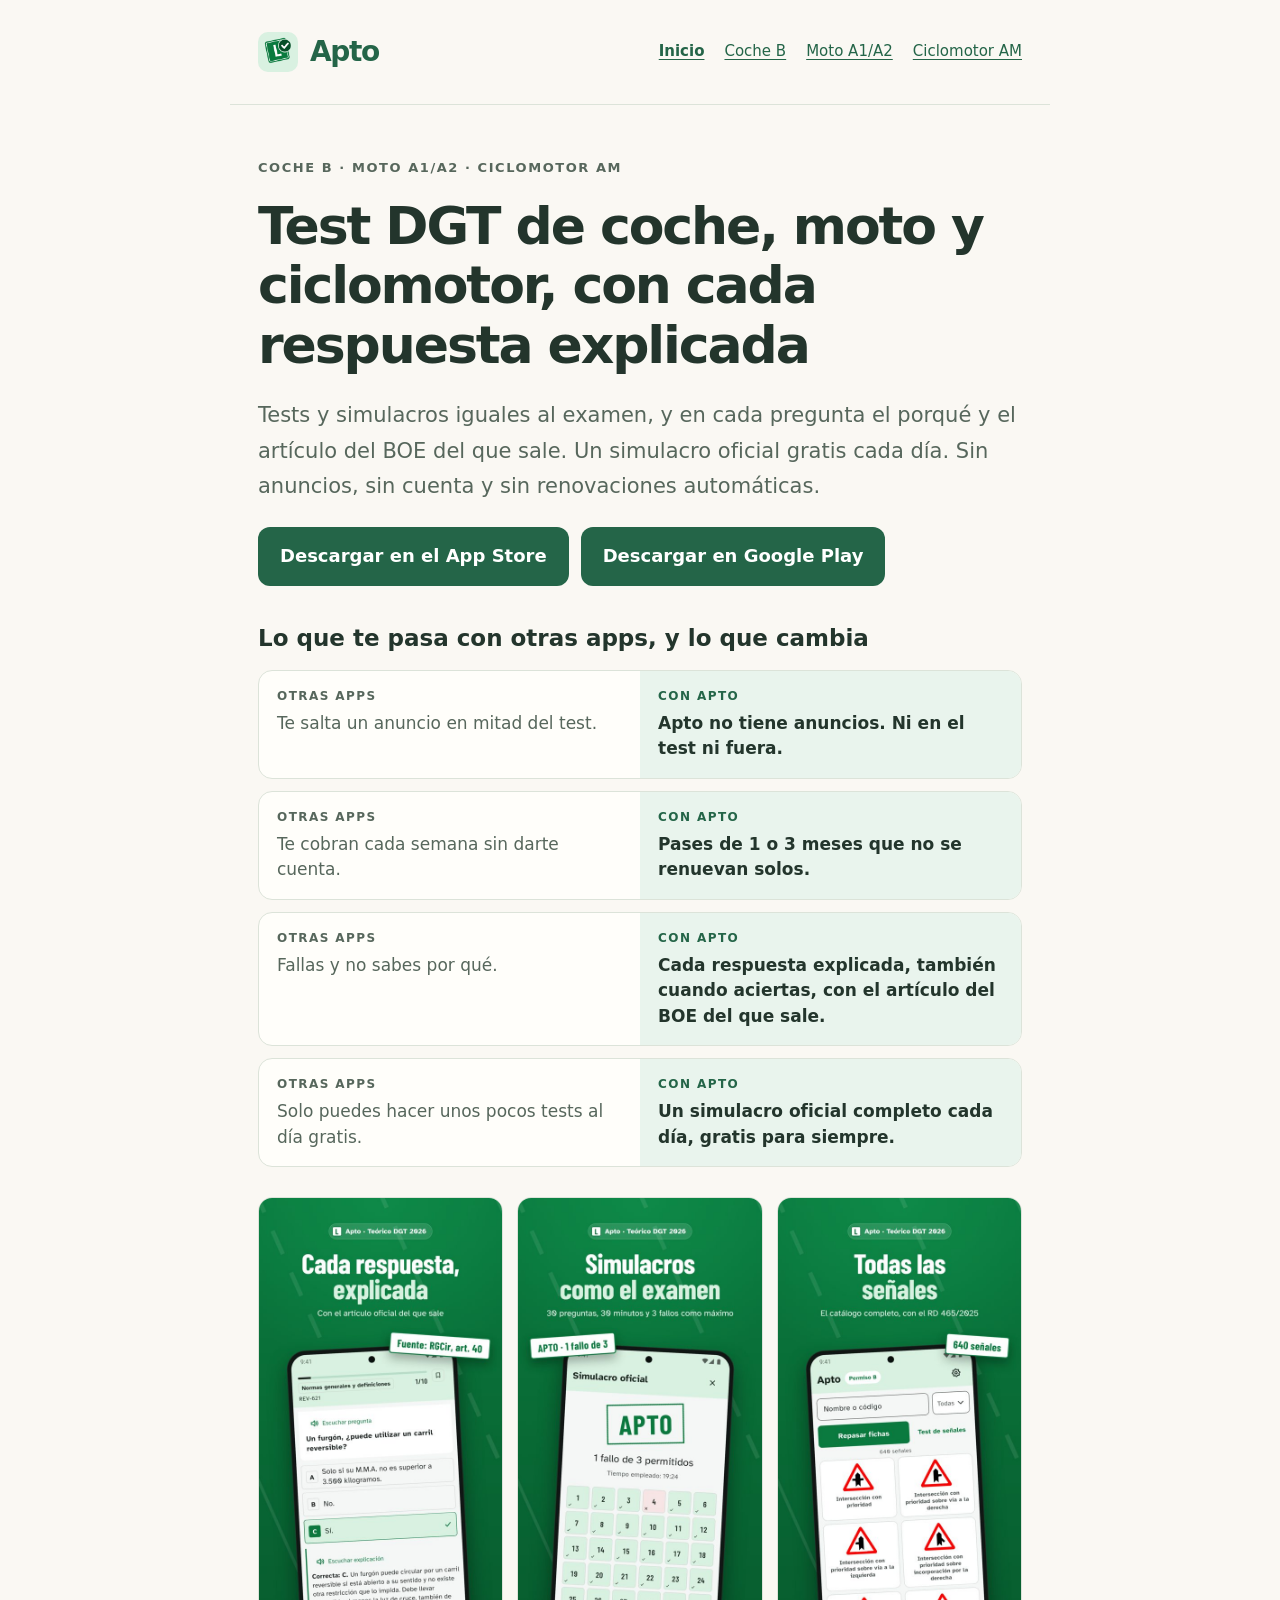
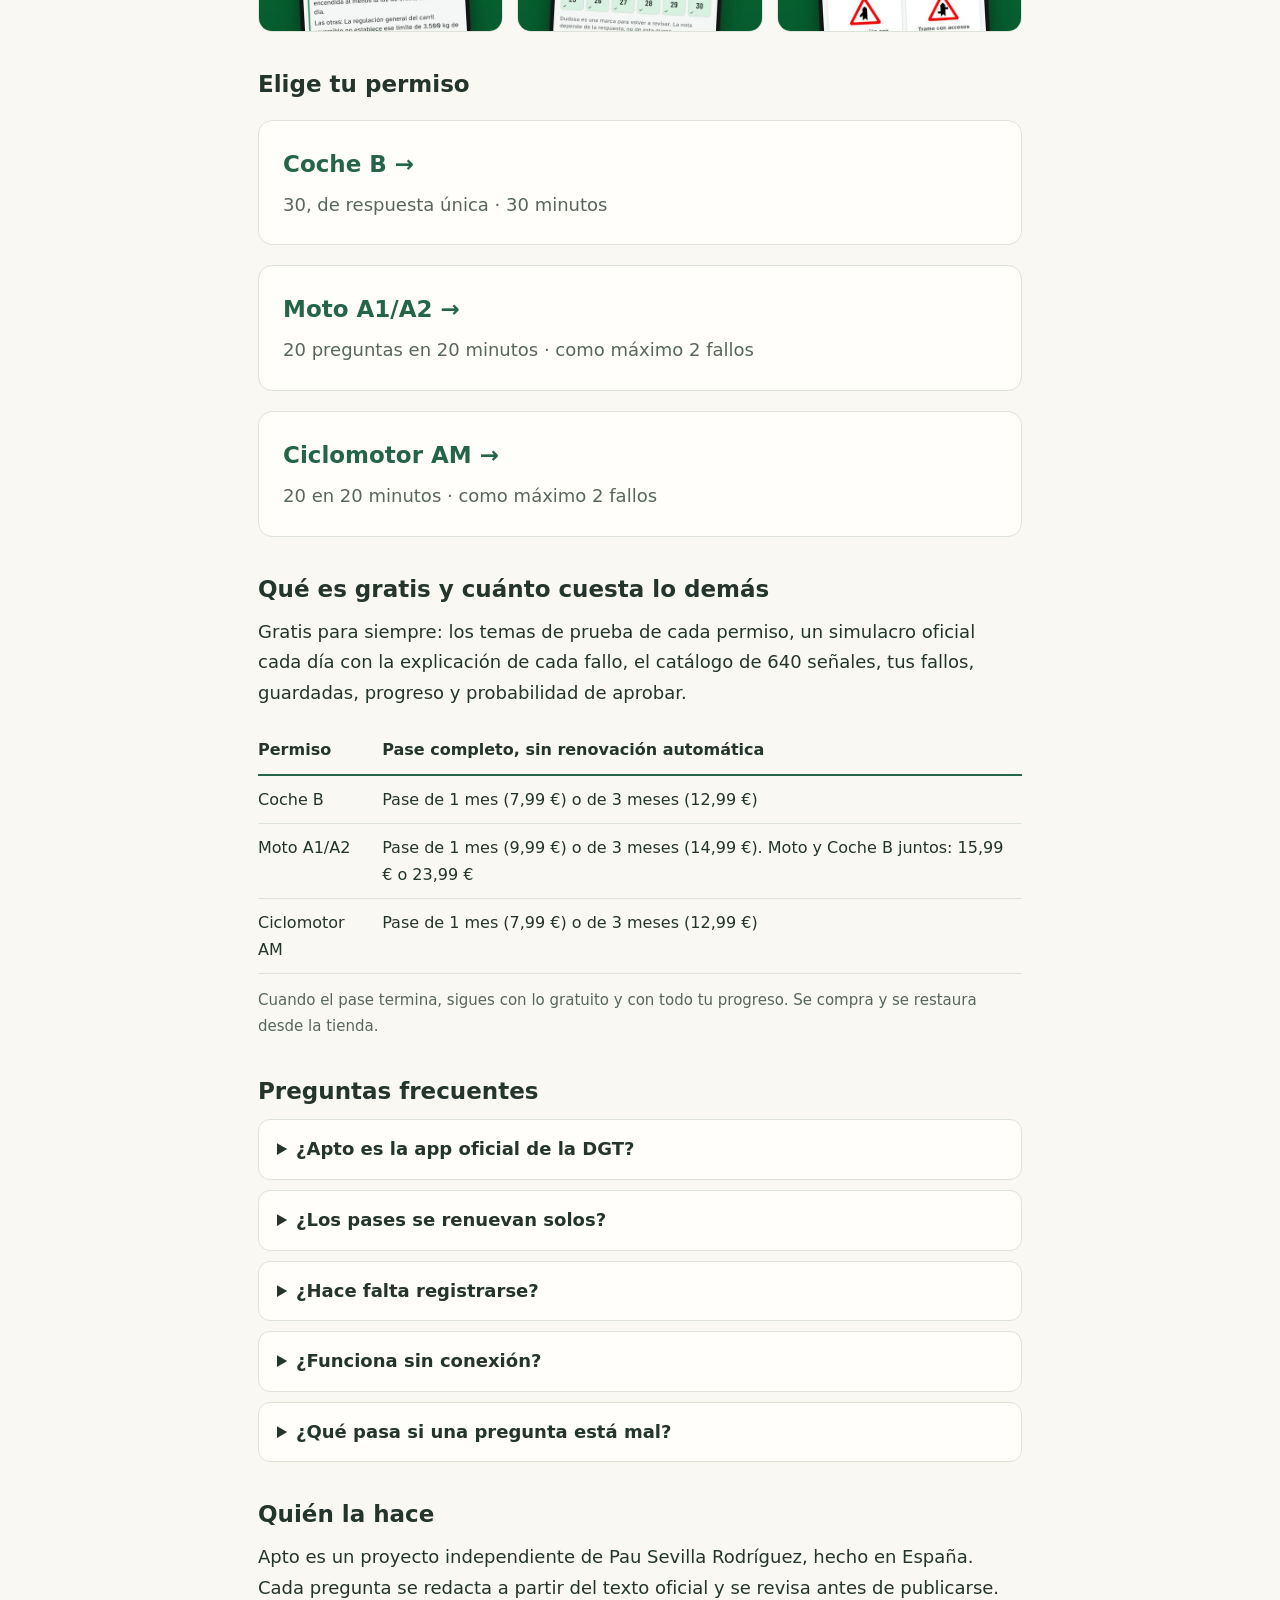
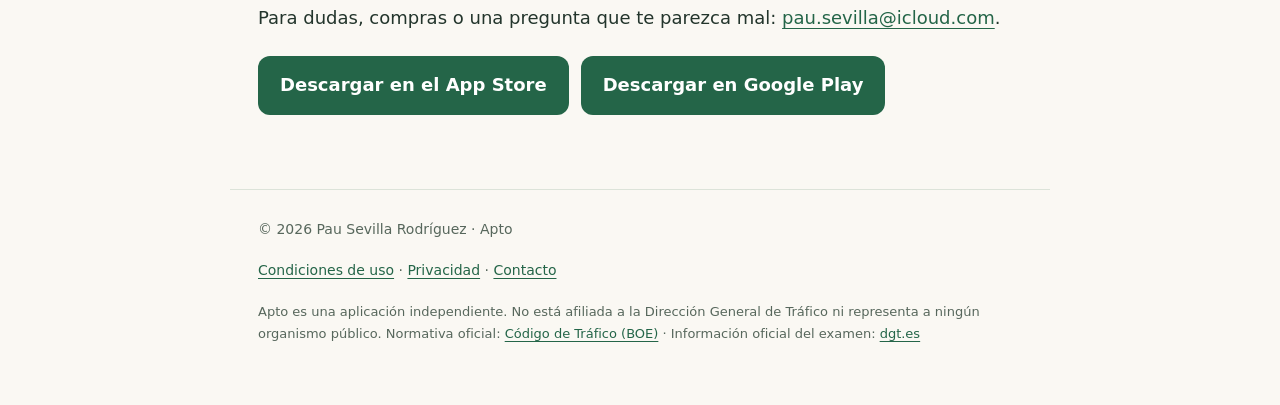
<file: index.html>
<!doctype html>
<html lang="es">
<head>
  <meta charset="utf-8">
  <meta name="viewport" content="width=device-width, initial-scale=1">
  <meta name="description" content="Test del examen teórico de la DGT (Coche B · Moto A1/A2 · Ciclomotor AM) con cada pregunta explicada y su artículo del BOE. Un simulacro oficial gratis cada día. Sin anuncios, sin cuenta y sin renovación automática.">
  <title>Apto: Test DGT de coche, moto y ciclomotor 2026, con cada respuesta explicada</title>
  <link rel="canonical" href="https://pausiete7.github.io/apto-legal/">
  <meta property="og:type" content="website">
  <meta property="og:site_name" content="Apto">
  <meta property="og:locale" content="es_ES">
  <meta property="og:title" content="Apto: Test DGT de coche, moto y ciclomotor 2026, con cada respuesta explicada">
  <meta property="og:description" content="Test del examen teórico de la DGT (Coche B · Moto A1/A2 · Ciclomotor AM) con cada pregunta explicada y su artículo del BOE. Un simulacro oficial gratis cada día. Sin anuncios, sin cuenta y sin renovación automática.">
  <meta property="og:url" content="https://pausiete7.github.io/apto-legal/">
  <meta property="og:image" content="https://pausiete7.github.io/apto-legal/og.png">
  <meta property="og:image:width" content="1024">
  <meta property="og:image:height" content="500">
  <meta name="twitter:card" content="summary_large_image">
  <meta name="apple-itunes-app" content="app-id=6813851821">
  <link rel="icon" href="icono.png">
  <link rel="apple-touch-icon" href="icono.png">
  <link rel="stylesheet" href="estilos.css">
  <script type="application/ld+json">{"@context": "https://schema.org", "@type": "MobileApplication", "name": "Apto: Test DGT Coche y Moto", "operatingSystem": "iOS, Android", "applicationCategory": "EducationalApplication", "inLanguage": "es", "description": "Test del examen teórico de la DGT (Coche B · Moto A1/A2 · Ciclomotor AM) con cada pregunta explicada y su artículo del BOE. Un simulacro oficial gratis cada día. Sin anuncios, sin cuenta y sin renovación automática.", "url": "https://pausiete7.github.io/apto-legal/", "image": "https://pausiete7.github.io/apto-legal/icono.png", "author": {"@type": "Person", "name": "Pau Sevilla Rodríguez"}, "offers": {"@type": "Offer", "price": "0", "priceCurrency": "EUR"}, "sameAs": ["https://apps.apple.com/es/app/id6813851821", "https://play.google.com/store/apps/details?id=es.impulsit.apto"]}</script>
  <script type="application/ld+json">{"@context": "https://schema.org", "@type": "FAQPage", "mainEntity": [{"@type": "Question", "name": "¿Apto es la app oficial de la DGT?", "acceptedAnswer": {"@type": "Answer", "text": "No. Apto es una aplicación independiente, sin relación con la Dirección General de Tráfico. Las preguntas se basan en la normativa oficial publicada en el BOE y cada una cita su fuente."}}, {"@type": "Question", "name": "¿Los pases se renuevan solos?", "acceptedAnswer": {"@type": "Answer", "text": "No. Pagas una vez un pase de 1 o 3 meses y, cuando termina, sigues con lo gratuito y con todo tu progreso. No hay suscripción semanal ni cargos sorpresa."}}, {"@type": "Question", "name": "¿Hace falta registrarse?", "acceptedAnswer": {"@type": "Answer", "text": "No. Apto no pide correo, teléfono ni DNI. Abres la app y empiezas."}}, {"@type": "Question", "name": "¿Funciona sin conexión?", "acceptedAnswer": {"@type": "Answer", "text": "Sí. Todas las preguntas, explicaciones y señales van dentro de la app; puedes estudiar en el metro o sin cobertura."}}, {"@type": "Question", "name": "¿Qué pasa si una pregunta está mal?", "acceptedAnswer": {"@type": "Answer", "text": "La reportas desde la propia pregunta. Se revisa, se corrige en el paquete del martes siguiente y en la app ves cuándo se ha corregido."}}]}</script>
</head>
<body>
  <a class="skip" href="#contenido">Ir al contenido</a>
  <header><a class="brand" href="index.html"><img src="icono.png" alt="" width="40" height="40">Apto</a><nav aria-label="Secciones"><a href="index.html" aria-current="page">Inicio</a><a href="test-dgt-permiso-b/">Coche B</a><a href="test-moto-a1-a2/">Moto A1/A2</a><a href="test-ciclomotor-am/">Ciclomotor AM</a></nav></header>
  <main id="contenido">
    <section class="hero">
      <p class="eyebrow">Coche B · Moto A1/A2 · Ciclomotor AM</p>
      <h1>Test DGT de coche, moto y ciclomotor, con cada respuesta explicada</h1>
      <p class="intro">Tests y simulacros iguales al examen, y en cada pregunta el porqué y el artículo del BOE del que sale. Un simulacro oficial gratis cada día. Sin anuncios, sin cuenta y sin renovaciones automáticas.</p>
      <p class="tiendas"><a class="tienda" href="https://apps.apple.com/es/app/id6813851821?pt=913289&amp;ct=web&amp;mt=8">Descargar en el App Store</a><a class="tienda" href="https://play.google.com/store/apps/details?id=es.impulsit.apto&amp;referrer=utm_source%3Dweb%26utm_medium%3Dweb">Descargar en Google Play</a></p>
    </section>

    <h2>Lo que te pasa con otras apps, y lo que cambia</h2>
    <div class="pares">
      <div class="par"><p class="hoy">Te salta un anuncio en mitad del test.</p><p class="con">Apto no tiene anuncios. Ni en el test ni fuera.</p></div>
      <div class="par"><p class="hoy">Te cobran cada semana sin darte cuenta.</p><p class="con">Pases de 1 o 3 meses que no se renuevan solos.</p></div>
      <div class="par"><p class="hoy">Fallas y no sabes por qué.</p><p class="con">Cada respuesta explicada, también cuando aciertas, con el artículo del BOE del que sale.</p></div>
      <div class="par"><p class="hoy">Solo puedes hacer unos pocos tests al día gratis.</p><p class="con">Un simulacro oficial completo cada día, gratis para siempre.</p></div>
    </div>

    <div class="capturas">
      <img src="captura-pregunta.jpg" alt="Pregunta explicada con el artículo del BOE del que sale" width="540" height="1170" loading="lazy">
      <img src="captura-apto.jpg" alt="Resultado APTO de un simulacro con el detalle de cada fallo" width="540" height="1170" loading="lazy">
      <img src="captura-senales.jpg" alt="Catálogo de señales con su significado" width="540" height="1170" loading="lazy">
    </div>

    <h2>Elige tu permiso</h2>
    <div class="permisos">
      <a class="card" href="test-dgt-permiso-b/"><strong>Coche B →</strong><span>30, de respuesta única · 30 minutos</span></a>
      <a class="card" href="test-moto-a1-a2/"><strong>Moto A1/A2 →</strong><span>20 preguntas en 20 minutos · como máximo 2 fallos</span></a>
      <a class="card" href="test-ciclomotor-am/"><strong>Ciclomotor AM →</strong><span>20 en 20 minutos · como máximo 2 fallos</span></a>
    </div>

    <h2>Qué es gratis y cuánto cuesta lo demás</h2>
    <p>Gratis para siempre: los temas de prueba de cada permiso, un simulacro oficial cada día con la explicación de cada fallo, el catálogo de 640 señales, tus fallos, guardadas, progreso y probabilidad de aprobar.</p>
    <table class="planes">
      <thead><tr><th>Permiso</th><th>Pase completo, sin renovación automática</th></tr></thead>
      <tbody>
        <tr><td>Coche B</td><td>Pase de 1 mes (7,99 €) o de 3 meses (12,99 €)</td></tr>
        <tr><td>Moto A1/A2</td><td>Pase de 1 mes (9,99 €) o de 3 meses (14,99 €). Moto y Coche B juntos: 15,99 € o 23,99 €</td></tr>
        <tr><td>Ciclomotor AM</td><td>Pase de 1 mes (7,99 €) o de 3 meses (12,99 €)</td></tr>
      </tbody>
    </table>
    <p class="nota">Cuando el pase termina, sigues con lo gratuito y con todo tu progreso. Se compra y se restaura desde la tienda.</p>

    <h2>Preguntas frecuentes</h2>
    <div class="faq">
      <details><summary>¿Apto es la app oficial de la DGT?</summary><p>No. Apto es una aplicación independiente, sin relación con la Dirección General de Tráfico. Las preguntas se basan en la normativa oficial publicada en el BOE y cada una cita su fuente.</p></details>
      <details><summary>¿Los pases se renuevan solos?</summary><p>No. Pagas una vez un pase de 1 o 3 meses y, cuando termina, sigues con lo gratuito y con todo tu progreso. No hay suscripción semanal ni cargos sorpresa.</p></details>
      <details><summary>¿Hace falta registrarse?</summary><p>No. Apto no pide correo, teléfono ni DNI. Abres la app y empiezas.</p></details>
      <details><summary>¿Funciona sin conexión?</summary><p>Sí. Todas las preguntas, explicaciones y señales van dentro de la app; puedes estudiar en el metro o sin cobertura.</p></details>
      <details><summary>¿Qué pasa si una pregunta está mal?</summary><p>La reportas desde la propia pregunta. Se revisa, se corrige en el paquete del martes siguiente y en la app ves cuándo se ha corregido.</p></details>
    </div>

    <h2>Quién la hace</h2>
    <p>Apto es un proyecto independiente de Pau Sevilla Rodríguez, hecho en España. Cada pregunta se redacta a partir del texto oficial y se revisa antes de publicarse. Para dudas, compras o una pregunta que te parezca mal: <a href="mailto:pau.sevilla@icloud.com">pau.sevilla@icloud.com</a>.</p>
    <p class="tiendas"><a class="tienda" href="https://apps.apple.com/es/app/id6813851821?pt=913289&amp;ct=web&amp;mt=8">Descargar en el App Store</a><a class="tienda" href="https://play.google.com/store/apps/details?id=es.impulsit.apto&amp;referrer=utm_source%3Dweb%26utm_medium%3Dweb">Descargar en Google Play</a></p>
  </main>
  <footer><p>© 2026 Pau Sevilla Rodríguez · Apto</p><p><a href="condiciones.html">Condiciones de uso</a> · <a href="privacidad.html">Privacidad</a> · <a href="mailto:pau.sevilla@icloud.com">Contacto</a></p><p>Apto es una aplicación independiente. No está afiliada a la Dirección General de Tráfico ni representa a ningún organismo público. Normativa oficial: <a href="https://www.boe.es/biblioteca_juridica/codigos/codigo.php?id=020_Codigo_de_Trafico_y_Seguridad_Vial" rel="nofollow">Código de Tráfico (BOE)</a> · Información oficial del examen: <a href="https://www.dgt.es" rel="nofollow">dgt.es</a></p></footer>
</body>
</html>
</file>
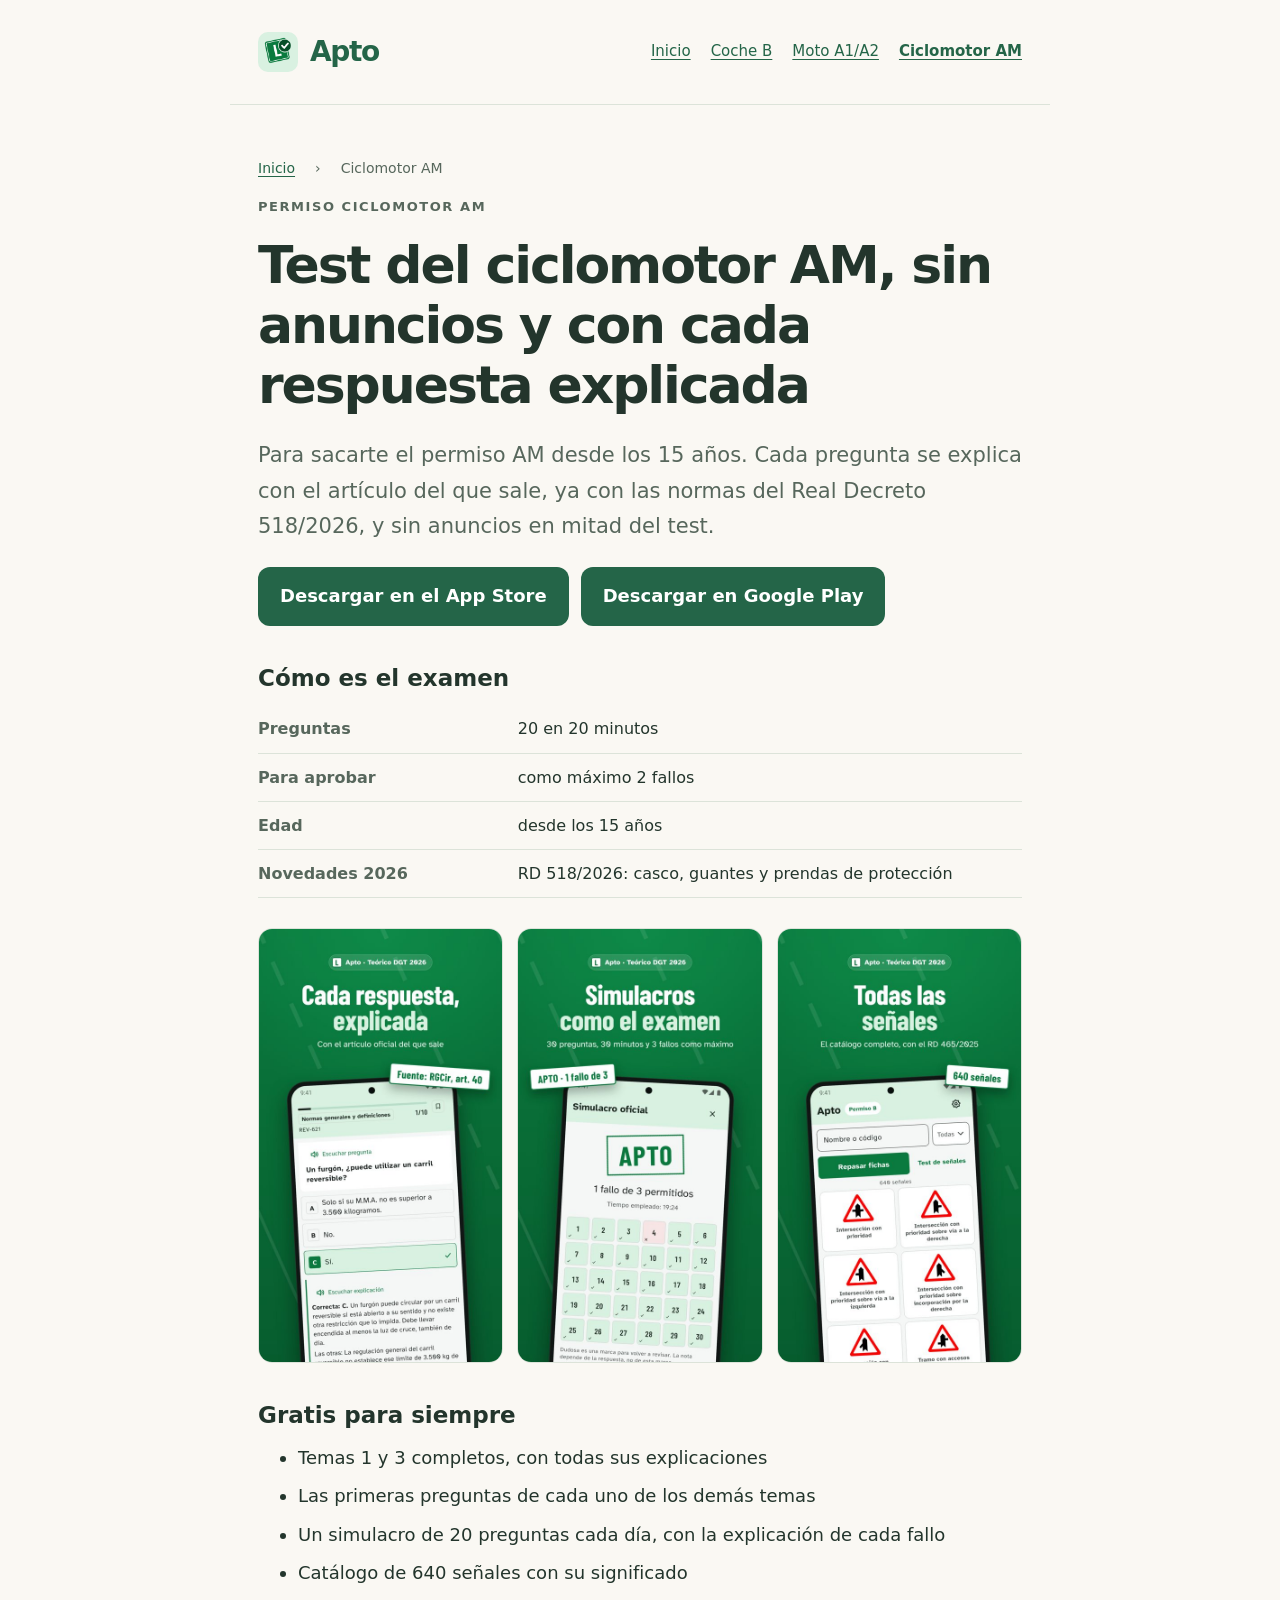
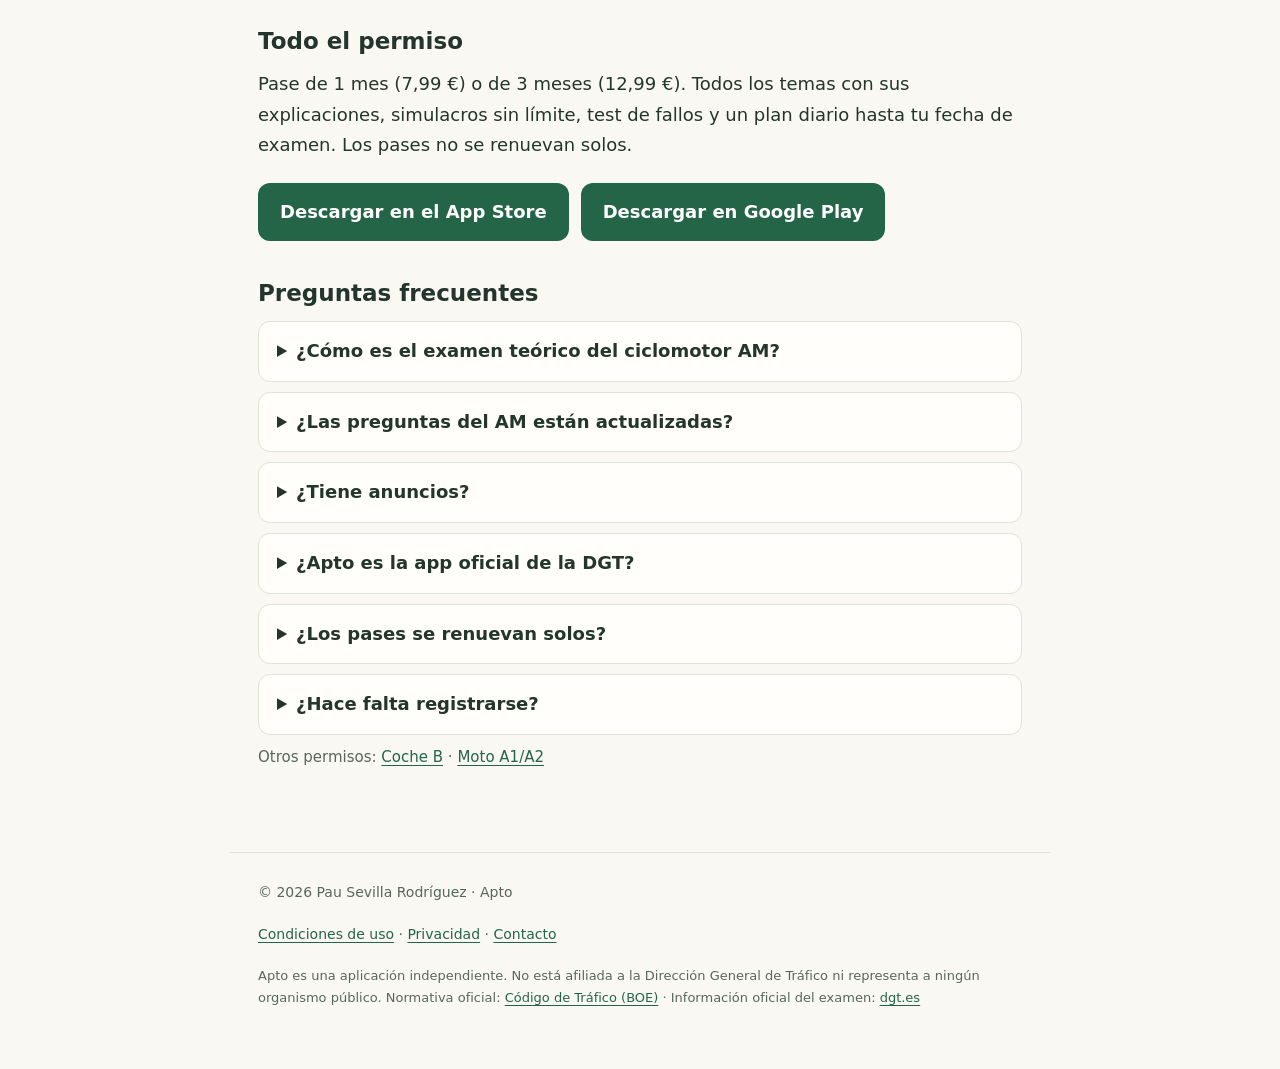
<file: test-ciclomotor-am/index.html>
<!doctype html>
<html lang="es">
<head>
  <meta charset="utf-8">
  <meta name="viewport" content="width=device-width, initial-scale=1">
  <meta name="description" content="Test del teórico del permiso AM (ciclomotor) con cada pregunta explicada y su artículo, adaptado al RD 518/2026. Simulacro de 20 preguntas como el examen. Sin anuncios y sin cuenta.">
  <title>Test ciclomotor AM 2026: examen teórico del permiso AM sin anuncios</title>
  <link rel="canonical" href="https://pausiete7.github.io/apto-legal/test-ciclomotor-am/">
  <meta property="og:type" content="website">
  <meta property="og:site_name" content="Apto">
  <meta property="og:locale" content="es_ES">
  <meta property="og:title" content="Test ciclomotor AM 2026: examen teórico del permiso AM sin anuncios">
  <meta property="og:description" content="Test del teórico del permiso AM (ciclomotor) con cada pregunta explicada y su artículo, adaptado al RD 518/2026. Simulacro de 20 preguntas como el examen. Sin anuncios y sin cuenta.">
  <meta property="og:url" content="https://pausiete7.github.io/apto-legal/test-ciclomotor-am/">
  <meta property="og:image" content="https://pausiete7.github.io/apto-legal/og.png">
  <meta property="og:image:width" content="1024">
  <meta property="og:image:height" content="500">
  <meta name="twitter:card" content="summary_large_image">
  <meta name="apple-itunes-app" content="app-id=6813851821">
  <link rel="icon" href="../icono.png">
  <link rel="apple-touch-icon" href="../icono.png">
  <link rel="stylesheet" href="../estilos.css">
  <script type="application/ld+json">{"@context": "https://schema.org", "@type": "FAQPage", "mainEntity": [{"@type": "Question", "name": "¿Cómo es el examen teórico del ciclomotor AM?", "acceptedAnswer": {"@type": "Answer", "text": "20 preguntas en 20 minutos; se aprueba con 2 fallos como máximo. El permiso AM se puede obtener desde los 15 años."}}, {"@type": "Question", "name": "¿Las preguntas del AM están actualizadas?", "acceptedAnswer": {"@type": "Answer", "text": "Sí. Están redactadas con el Real Decreto 518/2026, en vigor desde el 1 de octubre, y cada una cita su artículo."}}, {"@type": "Question", "name": "¿Tiene anuncios?", "acceptedAnswer": {"@type": "Answer", "text": "No. Apto no tiene anuncios, ni en mitad del test ni fuera, y no pide cuenta ni correo."}}, {"@type": "Question", "name": "¿Apto es la app oficial de la DGT?", "acceptedAnswer": {"@type": "Answer", "text": "No. Apto es una aplicación independiente, sin relación con la Dirección General de Tráfico. Las preguntas se basan en la normativa oficial publicada en el BOE y cada una cita su fuente."}}, {"@type": "Question", "name": "¿Los pases se renuevan solos?", "acceptedAnswer": {"@type": "Answer", "text": "No. Pagas una vez un pase de 1 o 3 meses y, cuando termina, sigues con lo gratuito y con todo tu progreso. No hay suscripción semanal ni cargos sorpresa."}}, {"@type": "Question", "name": "¿Hace falta registrarse?", "acceptedAnswer": {"@type": "Answer", "text": "No. Apto no pide correo, teléfono ni DNI. Abres la app y empiezas."}}]}</script>
  <script type="application/ld+json">{"@context": "https://schema.org", "@type": "BreadcrumbList", "itemListElement": [{"@type": "ListItem", "position": 1, "name": "Inicio", "item": "https://pausiete7.github.io/apto-legal/"}, {"@type": "ListItem", "position": 2, "name": "Ciclomotor AM", "item": "https://pausiete7.github.io/apto-legal/test-ciclomotor-am/"}]}</script>
</head>
<body>
  <a class="skip" href="#contenido">Ir al contenido</a>
  <header><a class="brand" href="../index.html"><img src="../icono.png" alt="" width="40" height="40">Apto</a><nav aria-label="Secciones"><a href="../index.html">Inicio</a><a href="../test-dgt-permiso-b/">Coche B</a><a href="../test-moto-a1-a2/">Moto A1/A2</a><a href="../test-ciclomotor-am/" aria-current="page">Ciclomotor AM</a></nav></header>
  <main id="contenido">
    <nav class="migas" aria-label="Ruta"><a href="../index.html">Inicio</a> › <span aria-current="page">Ciclomotor AM</span></nav>
    <p class="eyebrow">Permiso Ciclomotor AM</p>
    <h1>Test del ciclomotor AM, sin anuncios y con cada respuesta explicada</h1>
    <p class="intro">Para sacarte el permiso AM desde los 15 años. Cada pregunta se explica con el artículo del que sale, ya con las normas del Real Decreto 518/2026, y sin anuncios en mitad del test.</p>
    <p class="tiendas"><a class="tienda" href="https://apps.apple.com/es/app/id6813851821?pt=913289&amp;ct=web_am&amp;mt=8">Descargar en el App Store</a><a class="tienda" href="https://play.google.com/store/apps/details?id=es.impulsit.apto&amp;referrer=utm_source%3Dweb_am%26utm_medium%3Dweb">Descargar en Google Play</a></p>

    <h2>Cómo es el examen</h2>
    <table class="datos">
      <tr><th scope="row">Preguntas</th><td>20 en 20 minutos</td></tr>
      <tr><th scope="row">Para aprobar</th><td>como máximo 2 fallos</td></tr>
      <tr><th scope="row">Edad</th><td>desde los 15 años</td></tr>
      <tr><th scope="row">Novedades 2026</th><td>RD 518/2026: casco, guantes y prendas de protección</td></tr>
    </table>

    <div class="capturas">
      <img src="../captura-pregunta.jpg" alt="Pregunta explicada con el artículo del BOE del que sale" width="540" height="1170" loading="lazy">
      <img src="../captura-apto.jpg" alt="Resultado APTO de un simulacro con el detalle de cada fallo" width="540" height="1170" loading="lazy">
      <img src="../captura-senales.jpg" alt="Catálogo de señales con su significado" width="540" height="1170" loading="lazy">
    </div>

    <h2>Gratis para siempre</h2>
    <ul>
      <li>Temas 1 y 3 completos, con todas sus explicaciones</li>
      <li>Las primeras preguntas de cada uno de los demás temas</li>
      <li>Un simulacro de 20 preguntas cada día, con la explicación de cada fallo</li>
      <li>Catálogo de 640 señales con su significado</li>
    </ul>
    <h2>Todo el permiso</h2>
    <p>Pase de 1 mes (7,99 €) o de 3 meses (12,99 €). Todos los temas con sus explicaciones, simulacros sin límite, test de fallos y un plan diario hasta tu fecha de examen. Los pases no se renuevan solos.</p>
    <p class="tiendas"><a class="tienda" href="https://apps.apple.com/es/app/id6813851821?pt=913289&amp;ct=web_am&amp;mt=8">Descargar en el App Store</a><a class="tienda" href="https://play.google.com/store/apps/details?id=es.impulsit.apto&amp;referrer=utm_source%3Dweb_am%26utm_medium%3Dweb">Descargar en Google Play</a></p>

    <h2>Preguntas frecuentes</h2>
    <div class="faq">
      <details><summary>¿Cómo es el examen teórico del ciclomotor AM?</summary><p>20 preguntas en 20 minutos; se aprueba con 2 fallos como máximo. El permiso AM se puede obtener desde los 15 años.</p></details>
      <details><summary>¿Las preguntas del AM están actualizadas?</summary><p>Sí. Están redactadas con el Real Decreto 518/2026, en vigor desde el 1 de octubre, y cada una cita su artículo.</p></details>
      <details><summary>¿Tiene anuncios?</summary><p>No. Apto no tiene anuncios, ni en mitad del test ni fuera, y no pide cuenta ni correo.</p></details>
      <details><summary>¿Apto es la app oficial de la DGT?</summary><p>No. Apto es una aplicación independiente, sin relación con la Dirección General de Tráfico. Las preguntas se basan en la normativa oficial publicada en el BOE y cada una cita su fuente.</p></details>
      <details><summary>¿Los pases se renuevan solos?</summary><p>No. Pagas una vez un pase de 1 o 3 meses y, cuando termina, sigues con lo gratuito y con todo tu progreso. No hay suscripción semanal ni cargos sorpresa.</p></details>
      <details><summary>¿Hace falta registrarse?</summary><p>No. Apto no pide correo, teléfono ni DNI. Abres la app y empiezas.</p></details>
    </div>
    <p class="nota">Otros permisos: <a href="../test-dgt-permiso-b/">Coche B</a> · <a href="../test-moto-a1-a2/">Moto A1/A2</a></p>
  </main>
  <footer><p>© 2026 Pau Sevilla Rodríguez · Apto</p><p><a href="../condiciones.html">Condiciones de uso</a> · <a href="../privacidad.html">Privacidad</a> · <a href="mailto:pau.sevilla@icloud.com">Contacto</a></p><p>Apto es una aplicación independiente. No está afiliada a la Dirección General de Tráfico ni representa a ningún organismo público. Normativa oficial: <a href="https://www.boe.es/biblioteca_juridica/codigos/codigo.php?id=020_Codigo_de_Trafico_y_Seguridad_Vial" rel="nofollow">Código de Tráfico (BOE)</a> · Información oficial del examen: <a href="https://www.dgt.es" rel="nofollow">dgt.es</a></p></footer>
</body>
</html>
</file>
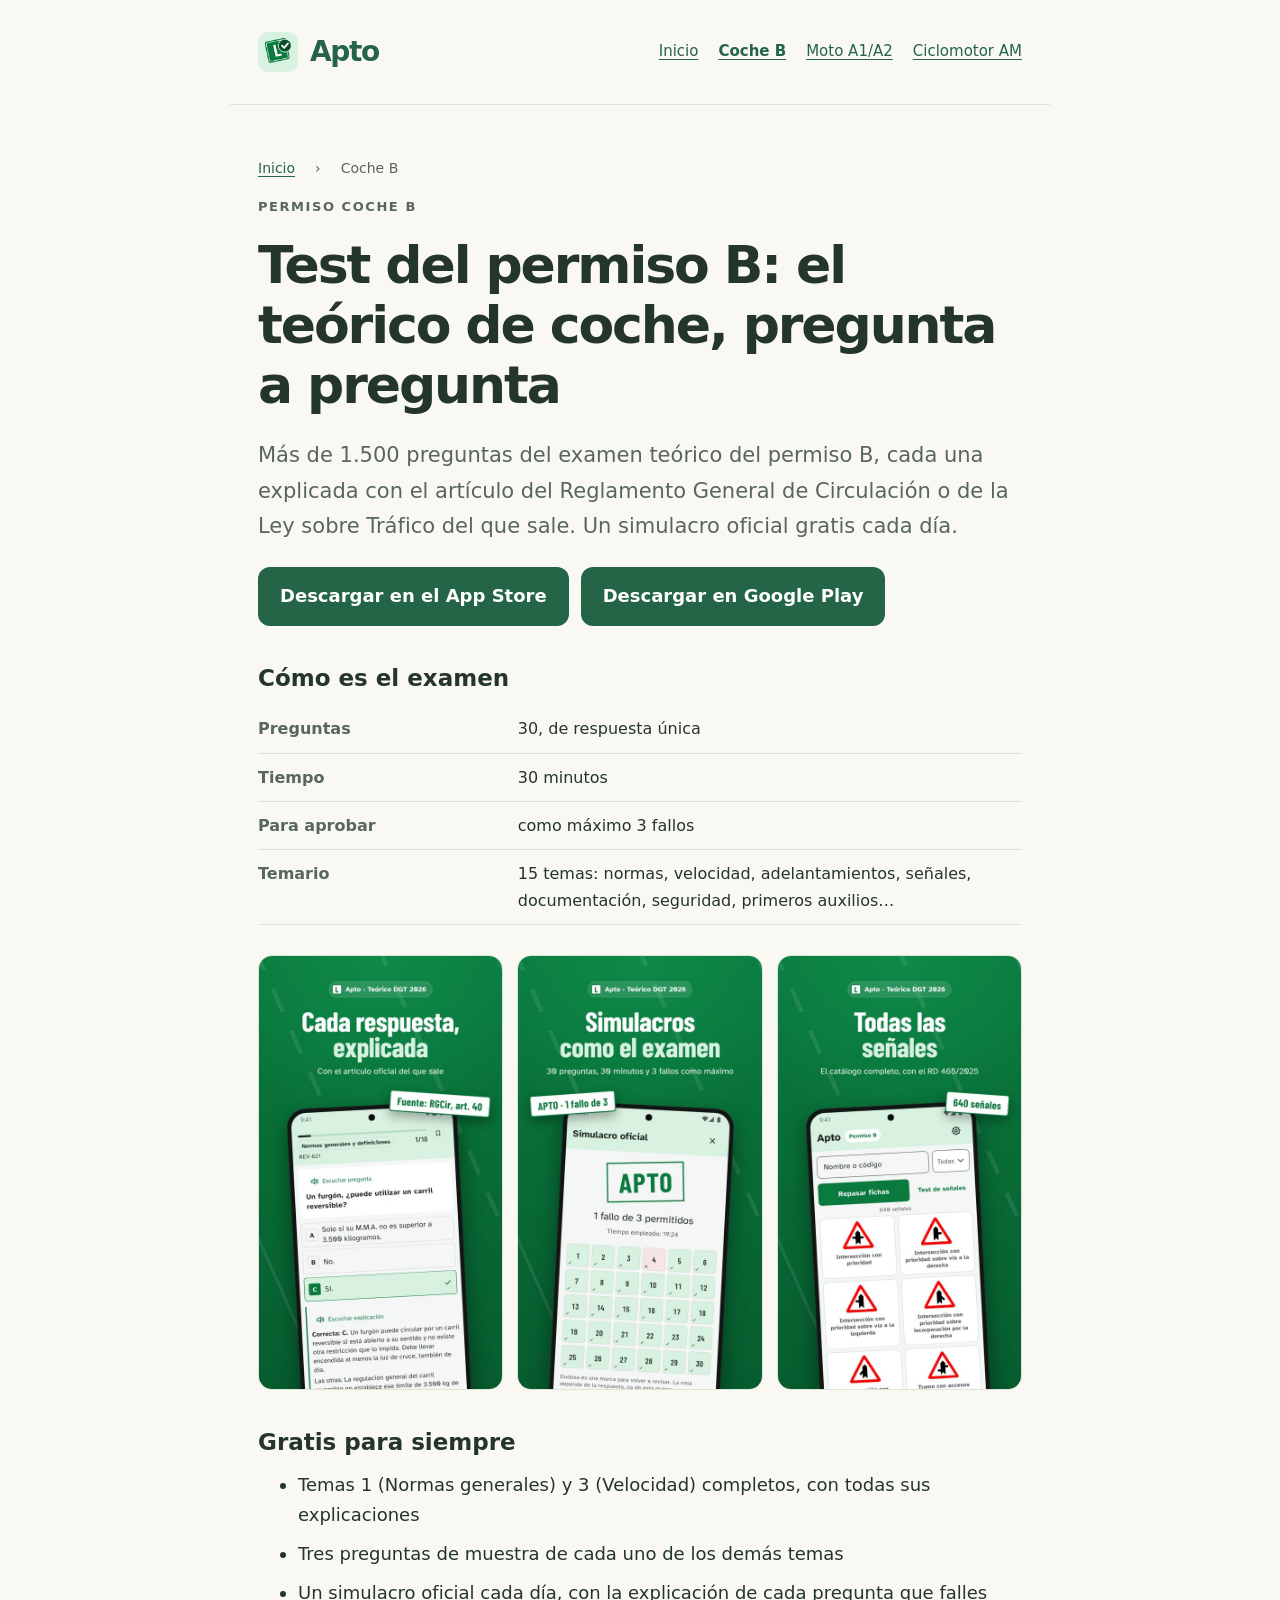
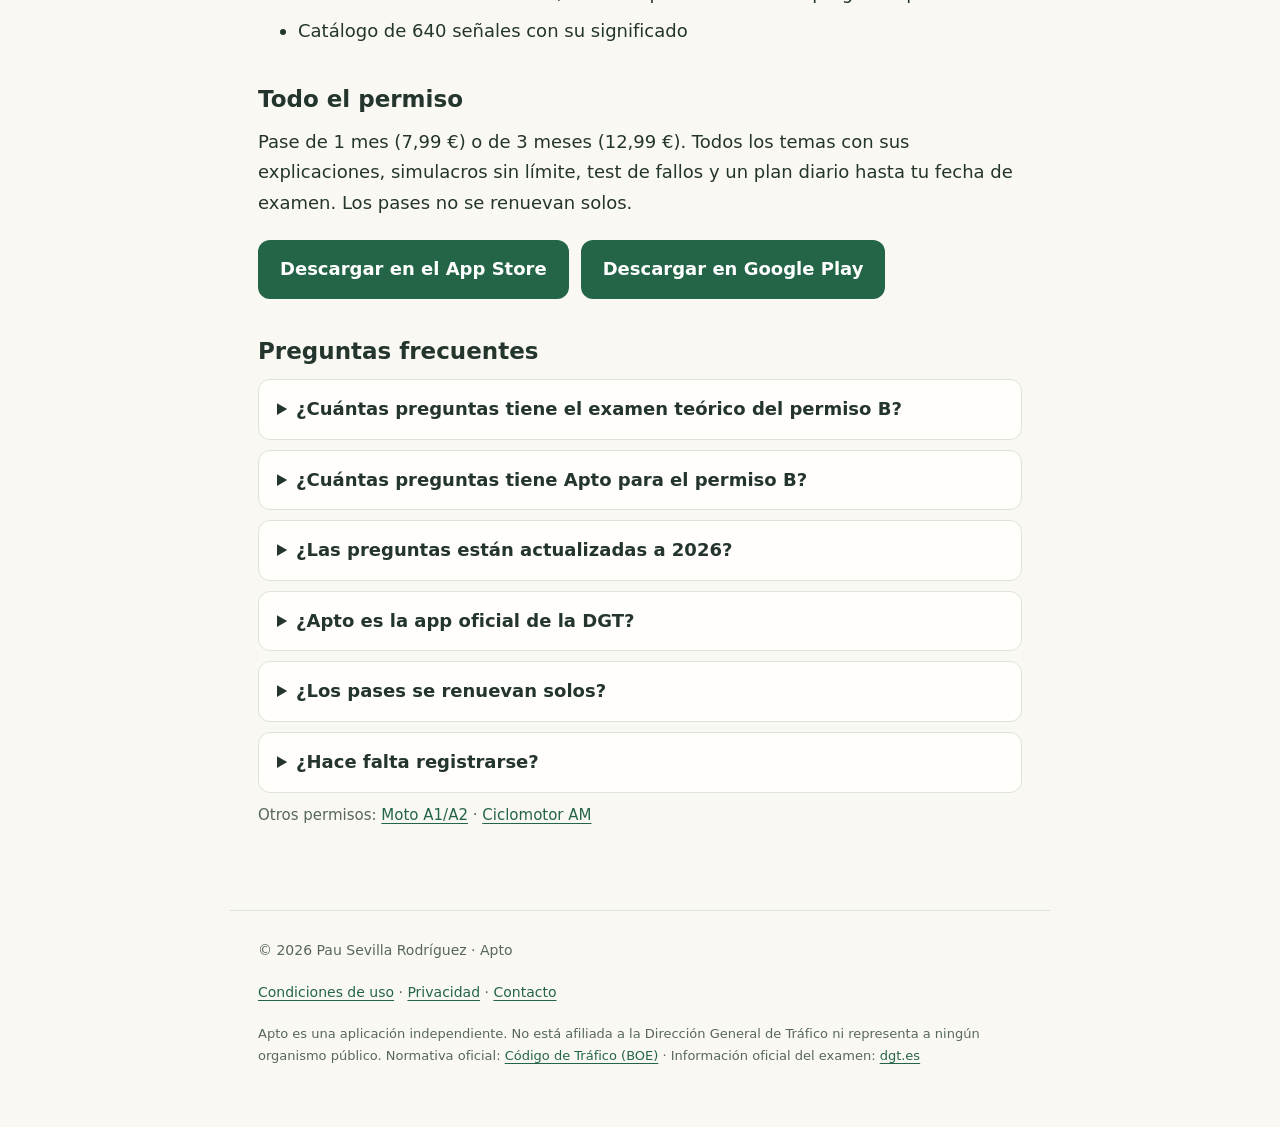
<file: test-dgt-permiso-b/index.html>
<!doctype html>
<html lang="es">
<head>
  <meta charset="utf-8">
  <meta name="viewport" content="width=device-width, initial-scale=1">
  <meta name="description" content="Test del teórico del permiso B con más de 1.500 preguntas explicadas una a una, cada una con su artículo del BOE. Un simulacro oficial gratis cada día. Sin anuncios y sin renovación automática.">
  <title>Test DGT permiso B 2026: examen teórico de coche con cada respuesta explicada</title>
  <link rel="canonical" href="https://pausiete7.github.io/apto-legal/test-dgt-permiso-b/">
  <meta property="og:type" content="website">
  <meta property="og:site_name" content="Apto">
  <meta property="og:locale" content="es_ES">
  <meta property="og:title" content="Test DGT permiso B 2026: examen teórico de coche con cada respuesta explicada">
  <meta property="og:description" content="Test del teórico del permiso B con más de 1.500 preguntas explicadas una a una, cada una con su artículo del BOE. Un simulacro oficial gratis cada día. Sin anuncios y sin renovación automática.">
  <meta property="og:url" content="https://pausiete7.github.io/apto-legal/test-dgt-permiso-b/">
  <meta property="og:image" content="https://pausiete7.github.io/apto-legal/og.png">
  <meta property="og:image:width" content="1024">
  <meta property="og:image:height" content="500">
  <meta name="twitter:card" content="summary_large_image">
  <meta name="apple-itunes-app" content="app-id=6813851821">
  <link rel="icon" href="../icono.png">
  <link rel="apple-touch-icon" href="../icono.png">
  <link rel="stylesheet" href="../estilos.css">
  <script type="application/ld+json">{"@context": "https://schema.org", "@type": "FAQPage", "mainEntity": [{"@type": "Question", "name": "¿Cuántas preguntas tiene el examen teórico del permiso B?", "acceptedAnswer": {"@type": "Answer", "text": "30 preguntas en 30 minutos. Se aprueba con 3 fallos como máximo. Apto hace los simulacros con ese mismo formato y con el reparto de temas del examen real."}}, {"@type": "Question", "name": "¿Cuántas preguntas tiene Apto para el permiso B?", "acceptedAnswer": {"@type": "Answer", "text": "Más de 1.500, repartidas en los 15 temas del temario, y cada martes se publican correcciones y preguntas nuevas sin reinstalar la app."}}, {"@type": "Question", "name": "¿Las preguntas están actualizadas a 2026?", "acceptedAnswer": {"@type": "Answer", "text": "Sí. Cada pregunta se redacta a partir del texto oficial publicado en el BOE y cita el artículo del que sale. El contenido está al día con la normativa vigente en octubre de 2026."}}, {"@type": "Question", "name": "¿Apto es la app oficial de la DGT?", "acceptedAnswer": {"@type": "Answer", "text": "No. Apto es una aplicación independiente, sin relación con la Dirección General de Tráfico. Las preguntas se basan en la normativa oficial publicada en el BOE y cada una cita su fuente."}}, {"@type": "Question", "name": "¿Los pases se renuevan solos?", "acceptedAnswer": {"@type": "Answer", "text": "No. Pagas una vez un pase de 1 o 3 meses y, cuando termina, sigues con lo gratuito y con todo tu progreso. No hay suscripción semanal ni cargos sorpresa."}}, {"@type": "Question", "name": "¿Hace falta registrarse?", "acceptedAnswer": {"@type": "Answer", "text": "No. Apto no pide correo, teléfono ni DNI. Abres la app y empiezas."}}]}</script>
  <script type="application/ld+json">{"@context": "https://schema.org", "@type": "BreadcrumbList", "itemListElement": [{"@type": "ListItem", "position": 1, "name": "Inicio", "item": "https://pausiete7.github.io/apto-legal/"}, {"@type": "ListItem", "position": 2, "name": "Coche B", "item": "https://pausiete7.github.io/apto-legal/test-dgt-permiso-b/"}]}</script>
</head>
<body>
  <a class="skip" href="#contenido">Ir al contenido</a>
  <header><a class="brand" href="../index.html"><img src="../icono.png" alt="" width="40" height="40">Apto</a><nav aria-label="Secciones"><a href="../index.html">Inicio</a><a href="../test-dgt-permiso-b/" aria-current="page">Coche B</a><a href="../test-moto-a1-a2/">Moto A1/A2</a><a href="../test-ciclomotor-am/">Ciclomotor AM</a></nav></header>
  <main id="contenido">
    <nav class="migas" aria-label="Ruta"><a href="../index.html">Inicio</a> › <span aria-current="page">Coche B</span></nav>
    <p class="eyebrow">Permiso Coche B</p>
    <h1>Test del permiso B: el teórico de coche, pregunta a pregunta</h1>
    <p class="intro">Más de 1.500 preguntas del examen teórico del permiso B, cada una explicada con el artículo del Reglamento General de Circulación o de la Ley sobre Tráfico del que sale. Un simulacro oficial gratis cada día.</p>
    <p class="tiendas"><a class="tienda" href="https://apps.apple.com/es/app/id6813851821?pt=913289&amp;ct=web_b&amp;mt=8">Descargar en el App Store</a><a class="tienda" href="https://play.google.com/store/apps/details?id=es.impulsit.apto&amp;referrer=utm_source%3Dweb_b%26utm_medium%3Dweb">Descargar en Google Play</a></p>

    <h2>Cómo es el examen</h2>
    <table class="datos">
      <tr><th scope="row">Preguntas</th><td>30, de respuesta única</td></tr>
      <tr><th scope="row">Tiempo</th><td>30 minutos</td></tr>
      <tr><th scope="row">Para aprobar</th><td>como máximo 3 fallos</td></tr>
      <tr><th scope="row">Temario</th><td>15 temas: normas, velocidad, adelantamientos, señales, documentación, seguridad, primeros auxilios…</td></tr>
    </table>

    <div class="capturas">
      <img src="../captura-pregunta.jpg" alt="Pregunta explicada con el artículo del BOE del que sale" width="540" height="1170" loading="lazy">
      <img src="../captura-apto.jpg" alt="Resultado APTO de un simulacro con el detalle de cada fallo" width="540" height="1170" loading="lazy">
      <img src="../captura-senales.jpg" alt="Catálogo de señales con su significado" width="540" height="1170" loading="lazy">
    </div>

    <h2>Gratis para siempre</h2>
    <ul>
      <li>Temas 1 (Normas generales) y 3 (Velocidad) completos, con todas sus explicaciones</li>
      <li>Tres preguntas de muestra de cada uno de los demás temas</li>
      <li>Un simulacro oficial cada día, con la explicación de cada pregunta que falles</li>
      <li>Catálogo de 640 señales con su significado</li>
    </ul>
    <h2>Todo el permiso</h2>
    <p>Pase de 1 mes (7,99 €) o de 3 meses (12,99 €). Todos los temas con sus explicaciones, simulacros sin límite, test de fallos y un plan diario hasta tu fecha de examen. Los pases no se renuevan solos.</p>
    <p class="tiendas"><a class="tienda" href="https://apps.apple.com/es/app/id6813851821?pt=913289&amp;ct=web_b&amp;mt=8">Descargar en el App Store</a><a class="tienda" href="https://play.google.com/store/apps/details?id=es.impulsit.apto&amp;referrer=utm_source%3Dweb_b%26utm_medium%3Dweb">Descargar en Google Play</a></p>

    <h2>Preguntas frecuentes</h2>
    <div class="faq">
      <details><summary>¿Cuántas preguntas tiene el examen teórico del permiso B?</summary><p>30 preguntas en 30 minutos. Se aprueba con 3 fallos como máximo. Apto hace los simulacros con ese mismo formato y con el reparto de temas del examen real.</p></details>
      <details><summary>¿Cuántas preguntas tiene Apto para el permiso B?</summary><p>Más de 1.500, repartidas en los 15 temas del temario, y cada martes se publican correcciones y preguntas nuevas sin reinstalar la app.</p></details>
      <details><summary>¿Las preguntas están actualizadas a 2026?</summary><p>Sí. Cada pregunta se redacta a partir del texto oficial publicado en el BOE y cita el artículo del que sale. El contenido está al día con la normativa vigente en octubre de 2026.</p></details>
      <details><summary>¿Apto es la app oficial de la DGT?</summary><p>No. Apto es una aplicación independiente, sin relación con la Dirección General de Tráfico. Las preguntas se basan en la normativa oficial publicada en el BOE y cada una cita su fuente.</p></details>
      <details><summary>¿Los pases se renuevan solos?</summary><p>No. Pagas una vez un pase de 1 o 3 meses y, cuando termina, sigues con lo gratuito y con todo tu progreso. No hay suscripción semanal ni cargos sorpresa.</p></details>
      <details><summary>¿Hace falta registrarse?</summary><p>No. Apto no pide correo, teléfono ni DNI. Abres la app y empiezas.</p></details>
    </div>
    <p class="nota">Otros permisos: <a href="../test-moto-a1-a2/">Moto A1/A2</a> · <a href="../test-ciclomotor-am/">Ciclomotor AM</a></p>
  </main>
  <footer><p>© 2026 Pau Sevilla Rodríguez · Apto</p><p><a href="../condiciones.html">Condiciones de uso</a> · <a href="../privacidad.html">Privacidad</a> · <a href="mailto:pau.sevilla@icloud.com">Contacto</a></p><p>Apto es una aplicación independiente. No está afiliada a la Dirección General de Tráfico ni representa a ningún organismo público. Normativa oficial: <a href="https://www.boe.es/biblioteca_juridica/codigos/codigo.php?id=020_Codigo_de_Trafico_y_Seguridad_Vial" rel="nofollow">Código de Tráfico (BOE)</a> · Información oficial del examen: <a href="https://www.dgt.es" rel="nofollow">dgt.es</a></p></footer>
</body>
</html>
</file>
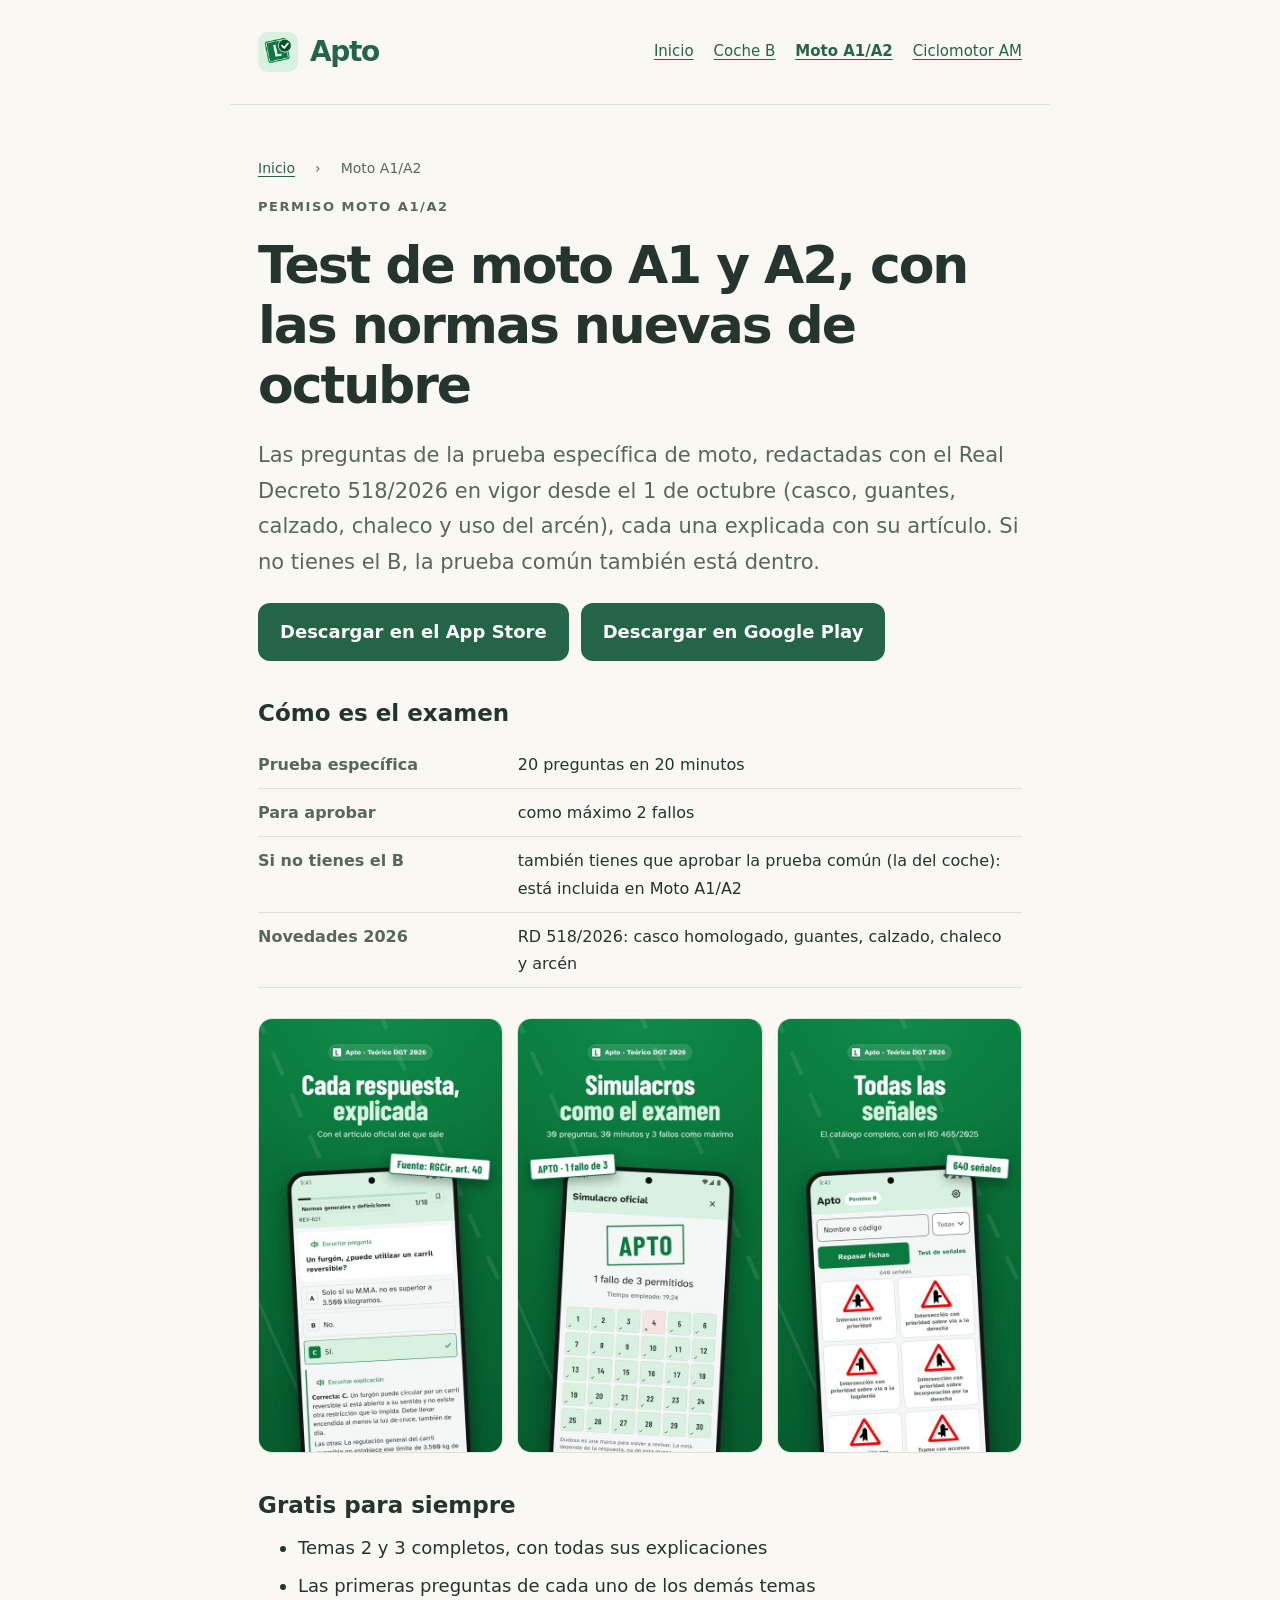
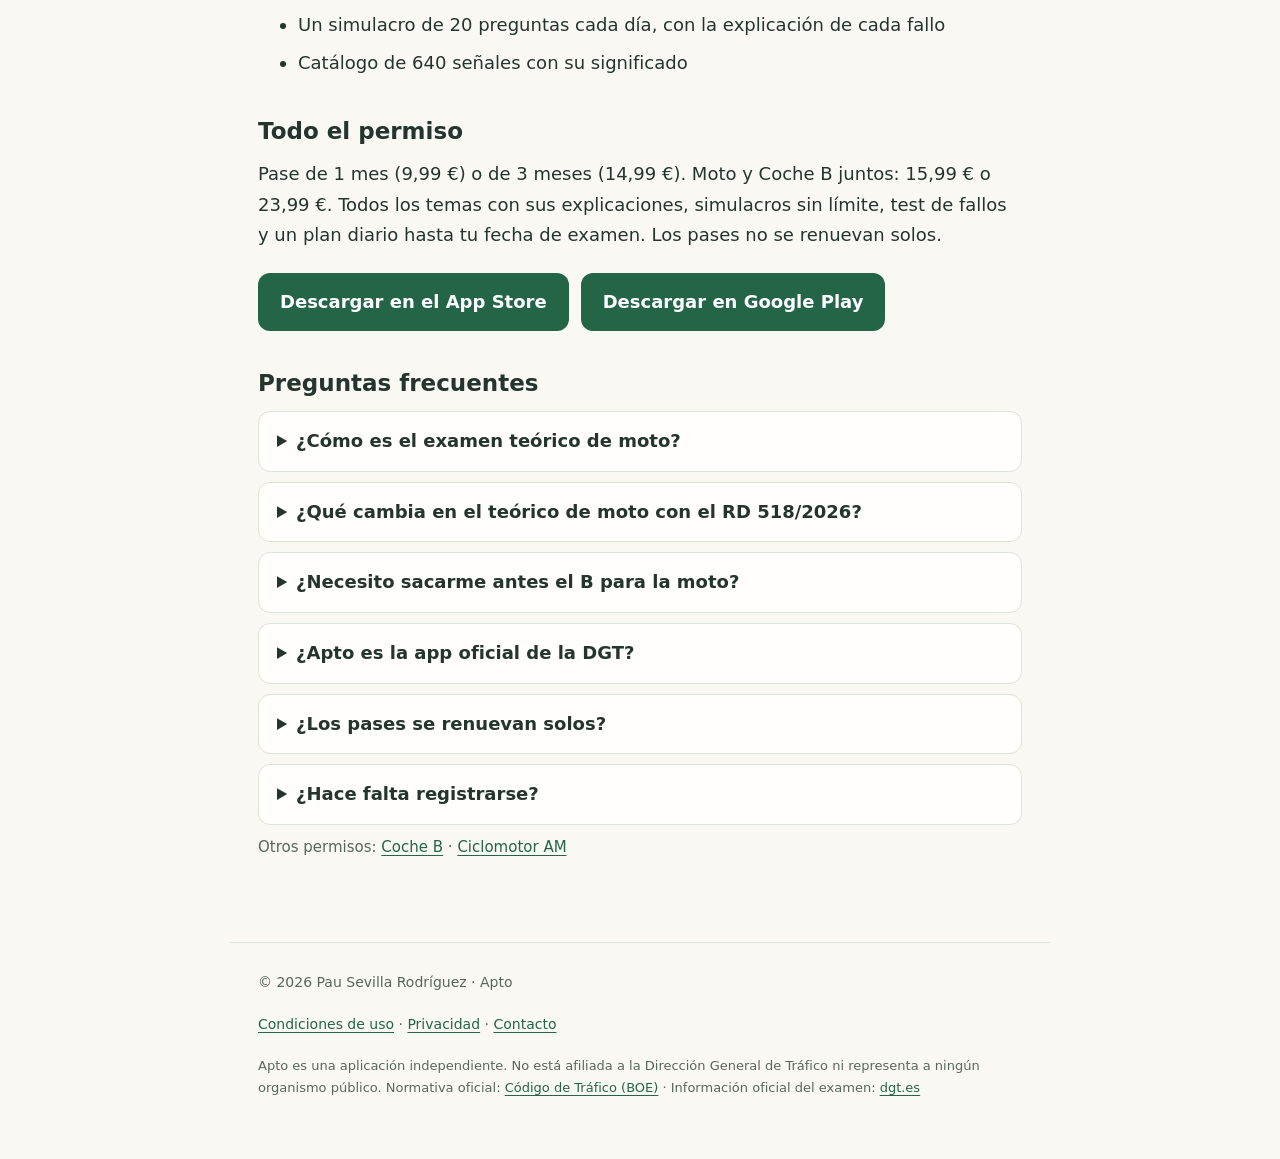
<file: test-moto-a1-a2/index.html>
<!doctype html>
<html lang="es">
<head>
  <meta charset="utf-8">
  <meta name="viewport" content="width=device-width, initial-scale=1">
  <meta name="description" content="Test del teórico de moto A1 y A2 con las preguntas adaptadas al Real Decreto 518/2026: casco, guantes, chaleco y arcén. Simulacro de 20 preguntas como el examen. Incluye la prueba común si no tienes el B.">
  <title>Test moto A1 y A2 2026: examen teórico de moto con el RD 518/2026</title>
  <link rel="canonical" href="https://pausiete7.github.io/apto-legal/test-moto-a1-a2/">
  <meta property="og:type" content="website">
  <meta property="og:site_name" content="Apto">
  <meta property="og:locale" content="es_ES">
  <meta property="og:title" content="Test moto A1 y A2 2026: examen teórico de moto con el RD 518/2026">
  <meta property="og:description" content="Test del teórico de moto A1 y A2 con las preguntas adaptadas al Real Decreto 518/2026: casco, guantes, chaleco y arcén. Simulacro de 20 preguntas como el examen. Incluye la prueba común si no tienes el B.">
  <meta property="og:url" content="https://pausiete7.github.io/apto-legal/test-moto-a1-a2/">
  <meta property="og:image" content="https://pausiete7.github.io/apto-legal/og.png">
  <meta property="og:image:width" content="1024">
  <meta property="og:image:height" content="500">
  <meta name="twitter:card" content="summary_large_image">
  <meta name="apple-itunes-app" content="app-id=6813851821">
  <link rel="icon" href="../icono.png">
  <link rel="apple-touch-icon" href="../icono.png">
  <link rel="stylesheet" href="../estilos.css">
  <script type="application/ld+json">{"@context": "https://schema.org", "@type": "FAQPage", "mainEntity": [{"@type": "Question", "name": "¿Cómo es el examen teórico de moto?", "acceptedAnswer": {"@type": "Answer", "text": "La prueba específica de moto tiene 20 preguntas en 20 minutos y se aprueba con 2 fallos como máximo. Si no tienes el permiso B, además debes aprobar la prueba común."}}, {"@type": "Question", "name": "¿Qué cambia en el teórico de moto con el RD 518/2026?", "acceptedAnswer": {"@type": "Answer", "text": "Desde el 1 de octubre de 2026, el Real Decreto 518/2026 cambia las normas de casco, guantes, calzado, chaleco y uso del arcén para motos y ciclomotores. Las preguntas de Apto ya están redactadas con la norma nueva."}}, {"@type": "Question", "name": "¿Necesito sacarme antes el B para la moto?", "acceptedAnswer": {"@type": "Answer", "text": "No. Si vas a por la moto sin tener el B, haces la prueba común y la específica de moto. Apto incluye las dos dentro de Moto A1/A2, y tienes el pack Moto y Coche B si quieres los dos permisos."}}, {"@type": "Question", "name": "¿Apto es la app oficial de la DGT?", "acceptedAnswer": {"@type": "Answer", "text": "No. Apto es una aplicación independiente, sin relación con la Dirección General de Tráfico. Las preguntas se basan en la normativa oficial publicada en el BOE y cada una cita su fuente."}}, {"@type": "Question", "name": "¿Los pases se renuevan solos?", "acceptedAnswer": {"@type": "Answer", "text": "No. Pagas una vez un pase de 1 o 3 meses y, cuando termina, sigues con lo gratuito y con todo tu progreso. No hay suscripción semanal ni cargos sorpresa."}}, {"@type": "Question", "name": "¿Hace falta registrarse?", "acceptedAnswer": {"@type": "Answer", "text": "No. Apto no pide correo, teléfono ni DNI. Abres la app y empiezas."}}]}</script>
  <script type="application/ld+json">{"@context": "https://schema.org", "@type": "BreadcrumbList", "itemListElement": [{"@type": "ListItem", "position": 1, "name": "Inicio", "item": "https://pausiete7.github.io/apto-legal/"}, {"@type": "ListItem", "position": 2, "name": "Moto A1/A2", "item": "https://pausiete7.github.io/apto-legal/test-moto-a1-a2/"}]}</script>
</head>
<body>
  <a class="skip" href="#contenido">Ir al contenido</a>
  <header><a class="brand" href="../index.html"><img src="../icono.png" alt="" width="40" height="40">Apto</a><nav aria-label="Secciones"><a href="../index.html">Inicio</a><a href="../test-dgt-permiso-b/">Coche B</a><a href="../test-moto-a1-a2/" aria-current="page">Moto A1/A2</a><a href="../test-ciclomotor-am/">Ciclomotor AM</a></nav></header>
  <main id="contenido">
    <nav class="migas" aria-label="Ruta"><a href="../index.html">Inicio</a> › <span aria-current="page">Moto A1/A2</span></nav>
    <p class="eyebrow">Permiso Moto A1/A2</p>
    <h1>Test de moto A1 y A2, con las normas nuevas de octubre</h1>
    <p class="intro">Las preguntas de la prueba específica de moto, redactadas con el Real Decreto 518/2026 en vigor desde el 1 de octubre (casco, guantes, calzado, chaleco y uso del arcén), cada una explicada con su artículo. Si no tienes el B, la prueba común también está dentro.</p>
    <p class="tiendas"><a class="tienda" href="https://apps.apple.com/es/app/id6813851821?pt=913289&amp;ct=web_moto&amp;mt=8">Descargar en el App Store</a><a class="tienda" href="https://play.google.com/store/apps/details?id=es.impulsit.apto&amp;referrer=utm_source%3Dweb_moto%26utm_medium%3Dweb">Descargar en Google Play</a></p>

    <h2>Cómo es el examen</h2>
    <table class="datos">
      <tr><th scope="row">Prueba específica</th><td>20 preguntas en 20 minutos</td></tr>
      <tr><th scope="row">Para aprobar</th><td>como máximo 2 fallos</td></tr>
      <tr><th scope="row">Si no tienes el B</th><td>también tienes que aprobar la prueba común (la del coche): está incluida en Moto A1/A2</td></tr>
      <tr><th scope="row">Novedades 2026</th><td>RD 518/2026: casco homologado, guantes, calzado, chaleco y arcén</td></tr>
    </table>

    <div class="capturas">
      <img src="../captura-pregunta.jpg" alt="Pregunta explicada con el artículo del BOE del que sale" width="540" height="1170" loading="lazy">
      <img src="../captura-apto.jpg" alt="Resultado APTO de un simulacro con el detalle de cada fallo" width="540" height="1170" loading="lazy">
      <img src="../captura-senales.jpg" alt="Catálogo de señales con su significado" width="540" height="1170" loading="lazy">
    </div>

    <h2>Gratis para siempre</h2>
    <ul>
      <li>Temas 2 y 3 completos, con todas sus explicaciones</li>
      <li>Las primeras preguntas de cada uno de los demás temas</li>
      <li>Un simulacro de 20 preguntas cada día, con la explicación de cada fallo</li>
      <li>Catálogo de 640 señales con su significado</li>
    </ul>
    <h2>Todo el permiso</h2>
    <p>Pase de 1 mes (9,99 €) o de 3 meses (14,99 €). Moto y Coche B juntos: 15,99 € o 23,99 €. Todos los temas con sus explicaciones, simulacros sin límite, test de fallos y un plan diario hasta tu fecha de examen. Los pases no se renuevan solos.</p>
    <p class="tiendas"><a class="tienda" href="https://apps.apple.com/es/app/id6813851821?pt=913289&amp;ct=web_moto&amp;mt=8">Descargar en el App Store</a><a class="tienda" href="https://play.google.com/store/apps/details?id=es.impulsit.apto&amp;referrer=utm_source%3Dweb_moto%26utm_medium%3Dweb">Descargar en Google Play</a></p>

    <h2>Preguntas frecuentes</h2>
    <div class="faq">
      <details><summary>¿Cómo es el examen teórico de moto?</summary><p>La prueba específica de moto tiene 20 preguntas en 20 minutos y se aprueba con 2 fallos como máximo. Si no tienes el permiso B, además debes aprobar la prueba común.</p></details>
      <details><summary>¿Qué cambia en el teórico de moto con el RD 518/2026?</summary><p>Desde el 1 de octubre de 2026, el Real Decreto 518/2026 cambia las normas de casco, guantes, calzado, chaleco y uso del arcén para motos y ciclomotores. Las preguntas de Apto ya están redactadas con la norma nueva.</p></details>
      <details><summary>¿Necesito sacarme antes el B para la moto?</summary><p>No. Si vas a por la moto sin tener el B, haces la prueba común y la específica de moto. Apto incluye las dos dentro de Moto A1/A2, y tienes el pack Moto y Coche B si quieres los dos permisos.</p></details>
      <details><summary>¿Apto es la app oficial de la DGT?</summary><p>No. Apto es una aplicación independiente, sin relación con la Dirección General de Tráfico. Las preguntas se basan en la normativa oficial publicada en el BOE y cada una cita su fuente.</p></details>
      <details><summary>¿Los pases se renuevan solos?</summary><p>No. Pagas una vez un pase de 1 o 3 meses y, cuando termina, sigues con lo gratuito y con todo tu progreso. No hay suscripción semanal ni cargos sorpresa.</p></details>
      <details><summary>¿Hace falta registrarse?</summary><p>No. Apto no pide correo, teléfono ni DNI. Abres la app y empiezas.</p></details>
    </div>
    <p class="nota">Otros permisos: <a href="../test-dgt-permiso-b/">Coche B</a> · <a href="../test-ciclomotor-am/">Ciclomotor AM</a></p>
  </main>
  <footer><p>© 2026 Pau Sevilla Rodríguez · Apto</p><p><a href="../condiciones.html">Condiciones de uso</a> · <a href="../privacidad.html">Privacidad</a> · <a href="mailto:pau.sevilla@icloud.com">Contacto</a></p><p>Apto es una aplicación independiente. No está afiliada a la Dirección General de Tráfico ni representa a ningún organismo público. Normativa oficial: <a href="https://www.boe.es/biblioteca_juridica/codigos/codigo.php?id=020_Codigo_de_Trafico_y_Seguridad_Vial" rel="nofollow">Código de Tráfico (BOE)</a> · Información oficial del examen: <a href="https://www.dgt.es" rel="nofollow">dgt.es</a></p></footer>
</body>
</html>
</file>
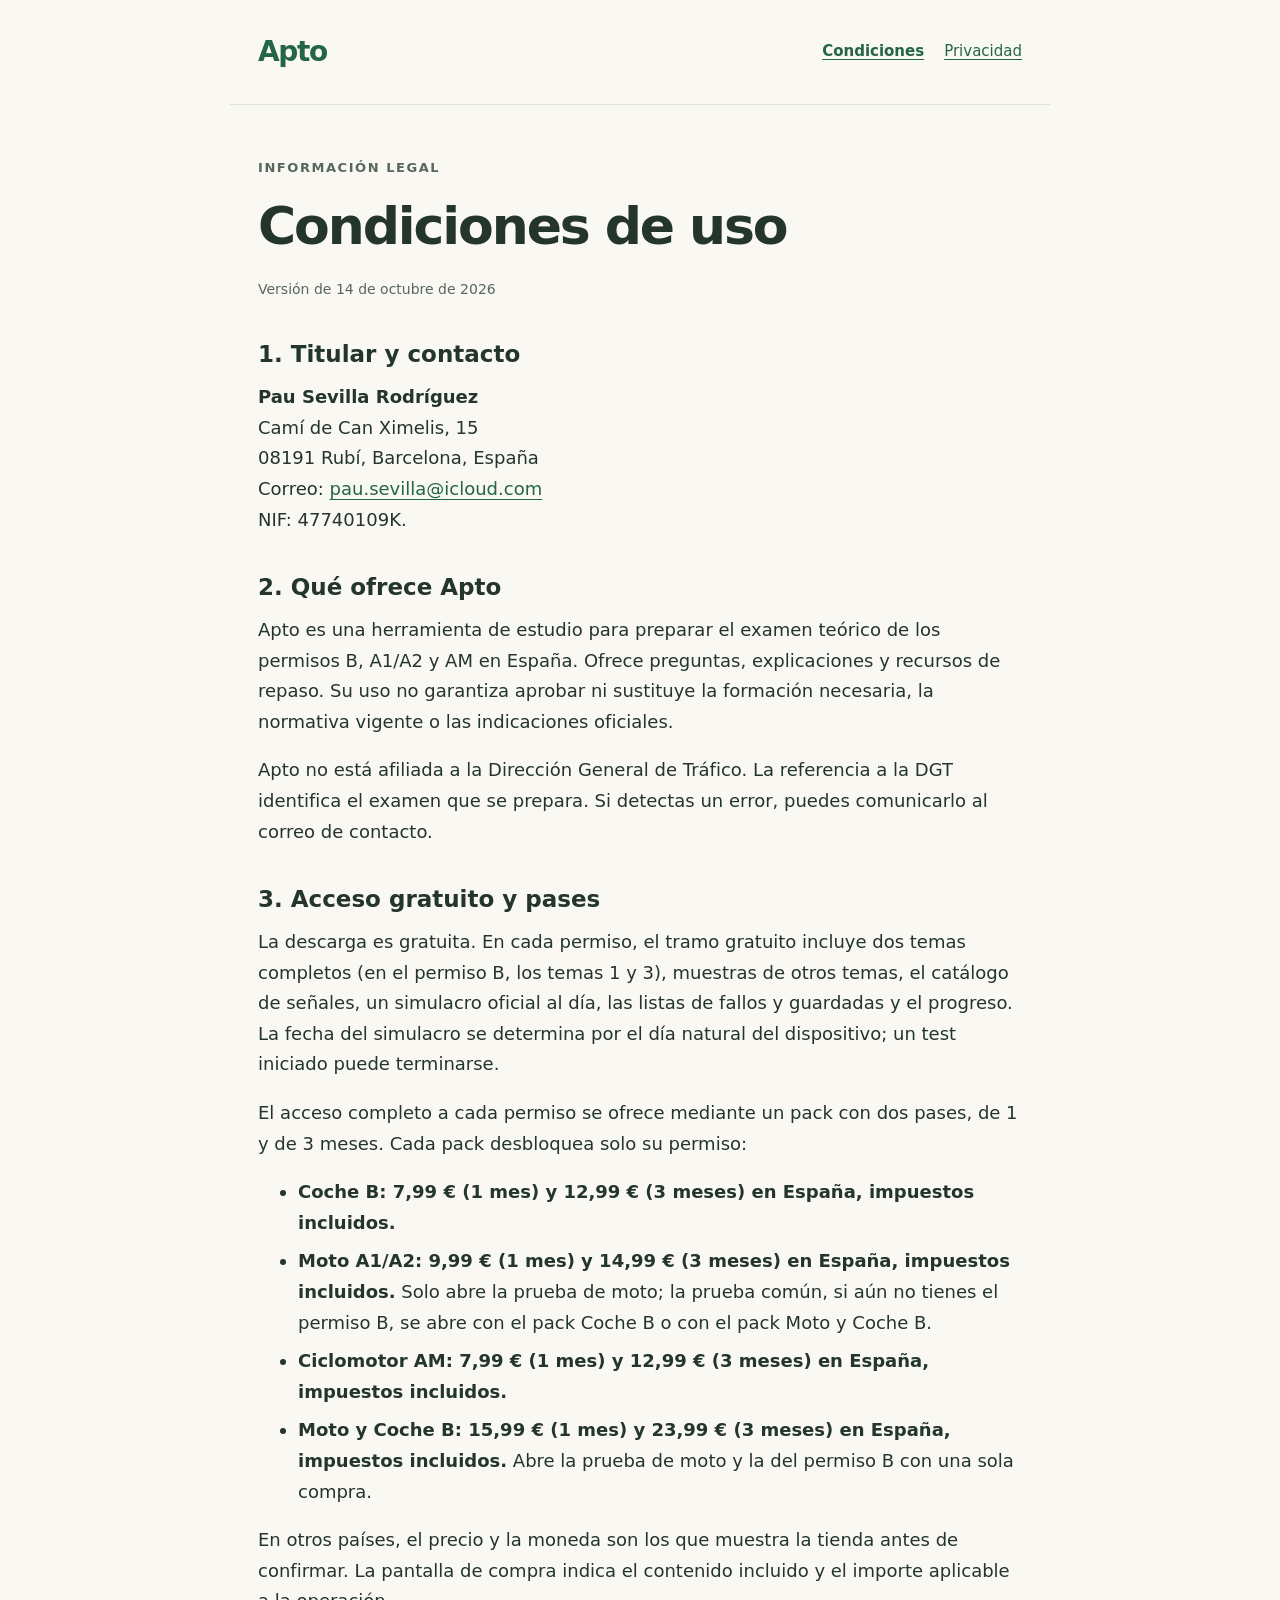
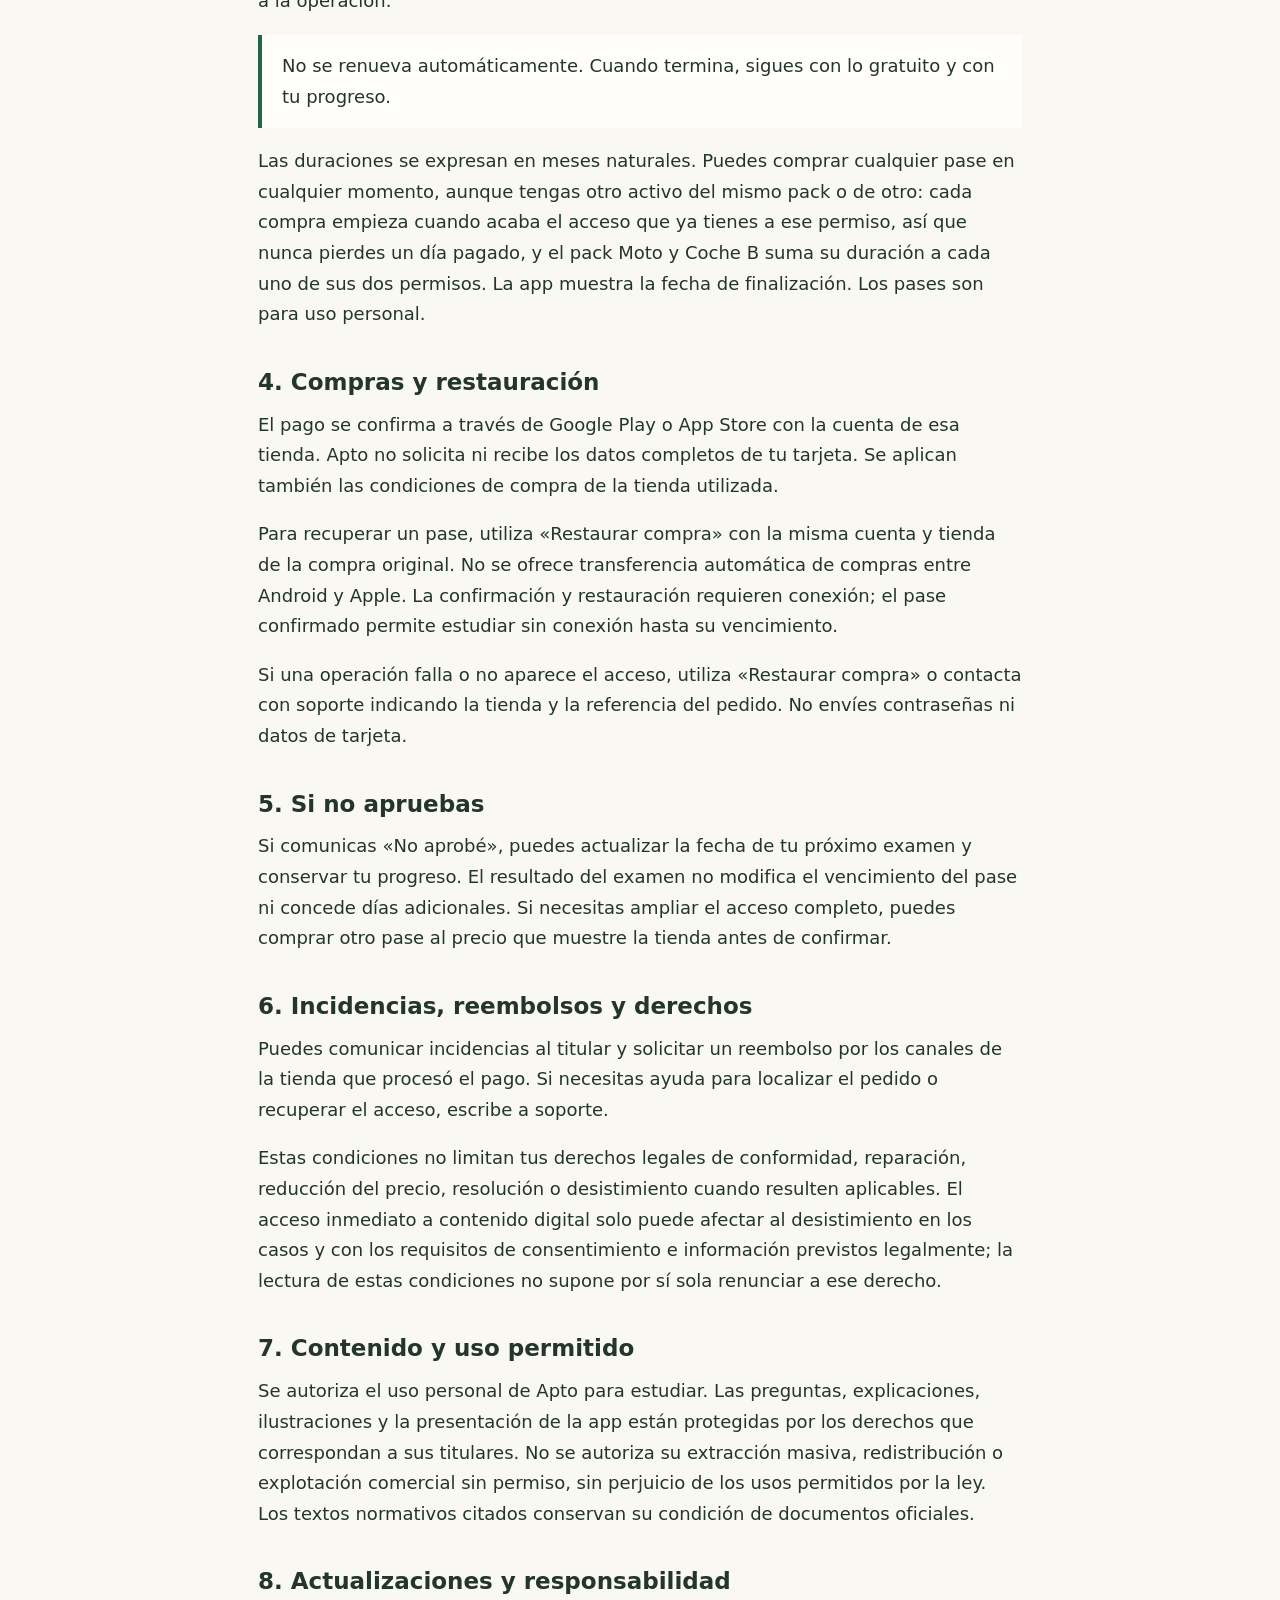
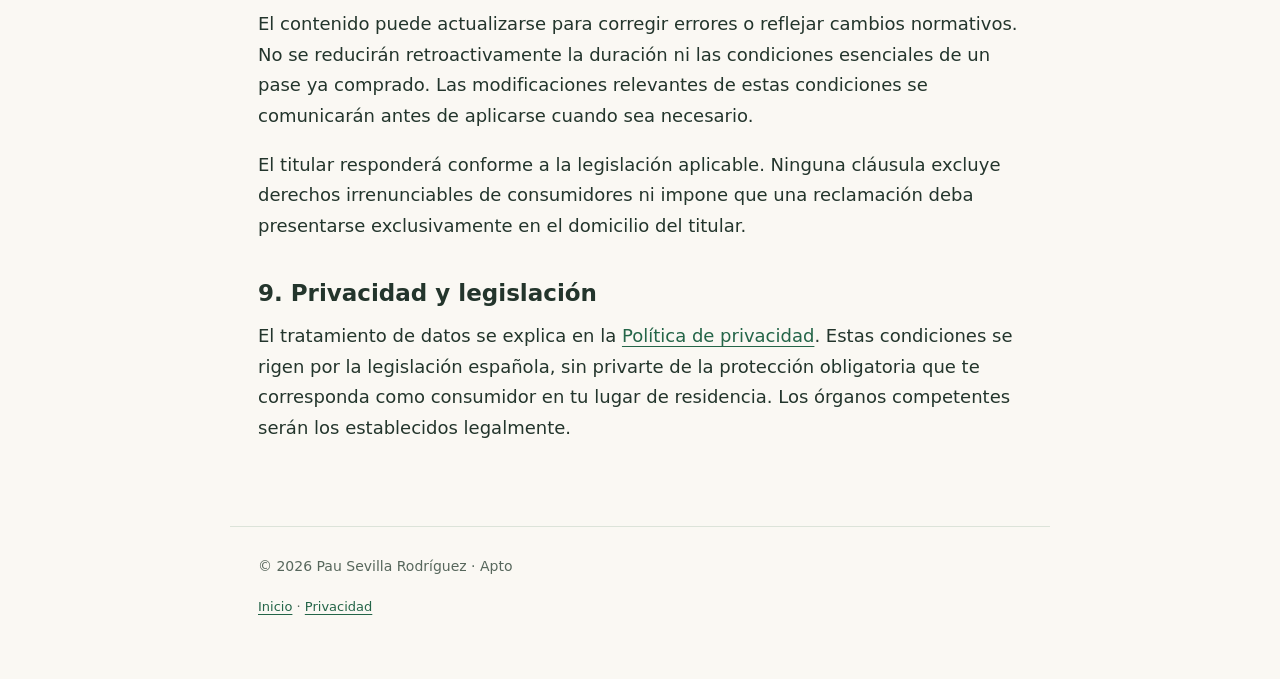
<file: condiciones.html>
<!doctype html>
<html lang="es">
<head>
  <meta charset="utf-8">
  <meta name="viewport" content="width=device-width, initial-scale=1">
  <meta name="description" content="Condiciones de Apto: pases sin renovación automática, precios, acceso gratuito y contacto del titular.">
  <title>Condiciones de uso y aviso legal · Apto</title>
  <link rel="stylesheet" href="estilos.css">
</head>
<body>
  <a class="skip" href="#contenido">Ir al contenido</a>
  <header><a class="brand" href="index.html">Apto</a><nav aria-label="Información legal"><a href="condiciones.html" aria-current="page">Condiciones</a><a href="privacidad.html">Privacidad</a></nav></header>
  <main id="contenido">
    <p class="eyebrow">Información legal</p>
    <h1>Condiciones de uso</h1>
    <p class="date">Versión de 14 de octubre de 2026</p>
    <h2>1. Titular y contacto</h2>
    <address><strong>Pau Sevilla Rodríguez</strong><br>Camí de Can Ximelis, 15<br>08191 Rubí, Barcelona, España<br>Correo: <a href="mailto:pau.sevilla@icloud.com">pau.sevilla@icloud.com</a></address>
    <p>NIF: 47740109K.</p>
    <h2>2. Qué ofrece Apto</h2>
    <p>Apto es una herramienta de estudio para preparar el examen teórico de los permisos B, A1/A2 y AM en España. Ofrece preguntas, explicaciones y recursos de repaso. Su uso no garantiza aprobar ni sustituye la formación necesaria, la normativa vigente o las indicaciones oficiales.</p>
    <p>Apto no está afiliada a la Dirección General de Tráfico. La referencia a la DGT identifica el examen que se prepara. Si detectas un error, puedes comunicarlo al correo de contacto.</p>
    <h2>3. Acceso gratuito y pases</h2>
    <p>La descarga es gratuita. En cada permiso, el tramo gratuito incluye dos temas completos (en el permiso B, los temas 1 y 3), muestras de otros temas, el catálogo de señales, un simulacro oficial al día, las listas de fallos y guardadas y el progreso. La fecha del simulacro se determina por el día natural del dispositivo; un test iniciado puede terminarse.</p>
    <p>El acceso completo a cada permiso se ofrece mediante un pack con dos pases, de 1 y de 3 meses. Cada pack desbloquea solo su permiso:</p>
    <ul><li><strong>Coche B: 7,99 € (1 mes) y 12,99 € (3 meses) en España, impuestos incluidos.</strong></li><li><strong>Moto A1/A2: 9,99 € (1 mes) y 14,99 € (3 meses) en España, impuestos incluidos.</strong> Solo abre la prueba de moto; la prueba común, si aún no tienes el permiso B, se abre con el pack Coche B o con el pack Moto y Coche B.</li><li><strong>Ciclomotor AM: 7,99 € (1 mes) y 12,99 € (3 meses) en España, impuestos incluidos.</strong></li><li><strong>Moto y Coche B: 15,99 € (1 mes) y 23,99 € (3 meses) en España, impuestos incluidos.</strong> Abre la prueba de moto y la del permiso B con una sola compra.</li></ul>
    <p>En otros países, el precio y la moneda son los que muestra la tienda antes de confirmar. La pantalla de compra indica el contenido incluido y el importe aplicable a la operación.</p>
    <p class="note">No se renueva automáticamente. Cuando termina, sigues con lo gratuito y con tu progreso.</p>
    <p>Las duraciones se expresan en meses naturales. Puedes comprar cualquier pase en cualquier momento, aunque tengas otro activo del mismo pack o de otro: cada compra empieza cuando acaba el acceso que ya tienes a ese permiso, así que nunca pierdes un día pagado, y el pack Moto y Coche B suma su duración a cada uno de sus dos permisos. La app muestra la fecha de finalización. Los pases son para uso personal.</p>
    <h2>4. Compras y restauración</h2>
    <p>El pago se confirma a través de Google Play o App Store con la cuenta de esa tienda. Apto no solicita ni recibe los datos completos de tu tarjeta. Se aplican también las condiciones de compra de la tienda utilizada.</p>
    <p>Para recuperar un pase, utiliza «Restaurar compra» con la misma cuenta y tienda de la compra original. No se ofrece transferencia automática de compras entre Android y Apple. La confirmación y restauración requieren conexión; el pase confirmado permite estudiar sin conexión hasta su vencimiento.</p>
    <p>Si una operación falla o no aparece el acceso, utiliza «Restaurar compra» o contacta con soporte indicando la tienda y la referencia del pedido. No envíes contraseñas ni datos de tarjeta.</p>
    <h2>5. Si no apruebas</h2>
    <p>Si comunicas «No aprobé», puedes actualizar la fecha de tu próximo examen y conservar tu progreso. El resultado del examen no modifica el vencimiento del pase ni concede días adicionales. Si necesitas ampliar el acceso completo, puedes comprar otro pase al precio que muestre la tienda antes de confirmar.</p>
    <h2>6. Incidencias, reembolsos y derechos</h2>
    <p>Puedes comunicar incidencias al titular y solicitar un reembolso por los canales de la tienda que procesó el pago. Si necesitas ayuda para localizar el pedido o recuperar el acceso, escribe a soporte.</p>
    <p>Estas condiciones no limitan tus derechos legales de conformidad, reparación, reducción del precio, resolución o desistimiento cuando resulten aplicables. El acceso inmediato a contenido digital solo puede afectar al desistimiento en los casos y con los requisitos de consentimiento e información previstos legalmente; la lectura de estas condiciones no supone por sí sola renunciar a ese derecho.</p>
    <h2>7. Contenido y uso permitido</h2>
    <p>Se autoriza el uso personal de Apto para estudiar. Las preguntas, explicaciones, ilustraciones y la presentación de la app están protegidas por los derechos que correspondan a sus titulares. No se autoriza su extracción masiva, redistribución o explotación comercial sin permiso, sin perjuicio de los usos permitidos por la ley. Los textos normativos citados conservan su condición de documentos oficiales.</p>
    <h2>8. Actualizaciones y responsabilidad</h2>
    <p>El contenido puede actualizarse para corregir errores o reflejar cambios normativos. No se reducirán retroactivamente la duración ni las condiciones esenciales de un pase ya comprado. Las modificaciones relevantes de estas condiciones se comunicarán antes de aplicarse cuando sea necesario.</p>
    <p>El titular responderá conforme a la legislación aplicable. Ninguna cláusula excluye derechos irrenunciables de consumidores ni impone que una reclamación deba presentarse exclusivamente en el domicilio del titular.</p>
    <h2>9. Privacidad y legislación</h2>
    <p>El tratamiento de datos se explica en la <a href="privacidad.html">Política de privacidad</a>. Estas condiciones se rigen por la legislación española, sin privarte de la protección obligatoria que te corresponda como consumidor en tu lugar de residencia. Los órganos competentes serán los establecidos legalmente.</p>
  </main>
  <footer><p>© 2026 Pau Sevilla Rodríguez · Apto</p><p><a href="index.html">Inicio</a> · <a href="privacidad.html">Privacidad</a></p></footer>
</body>
</html>
</file>
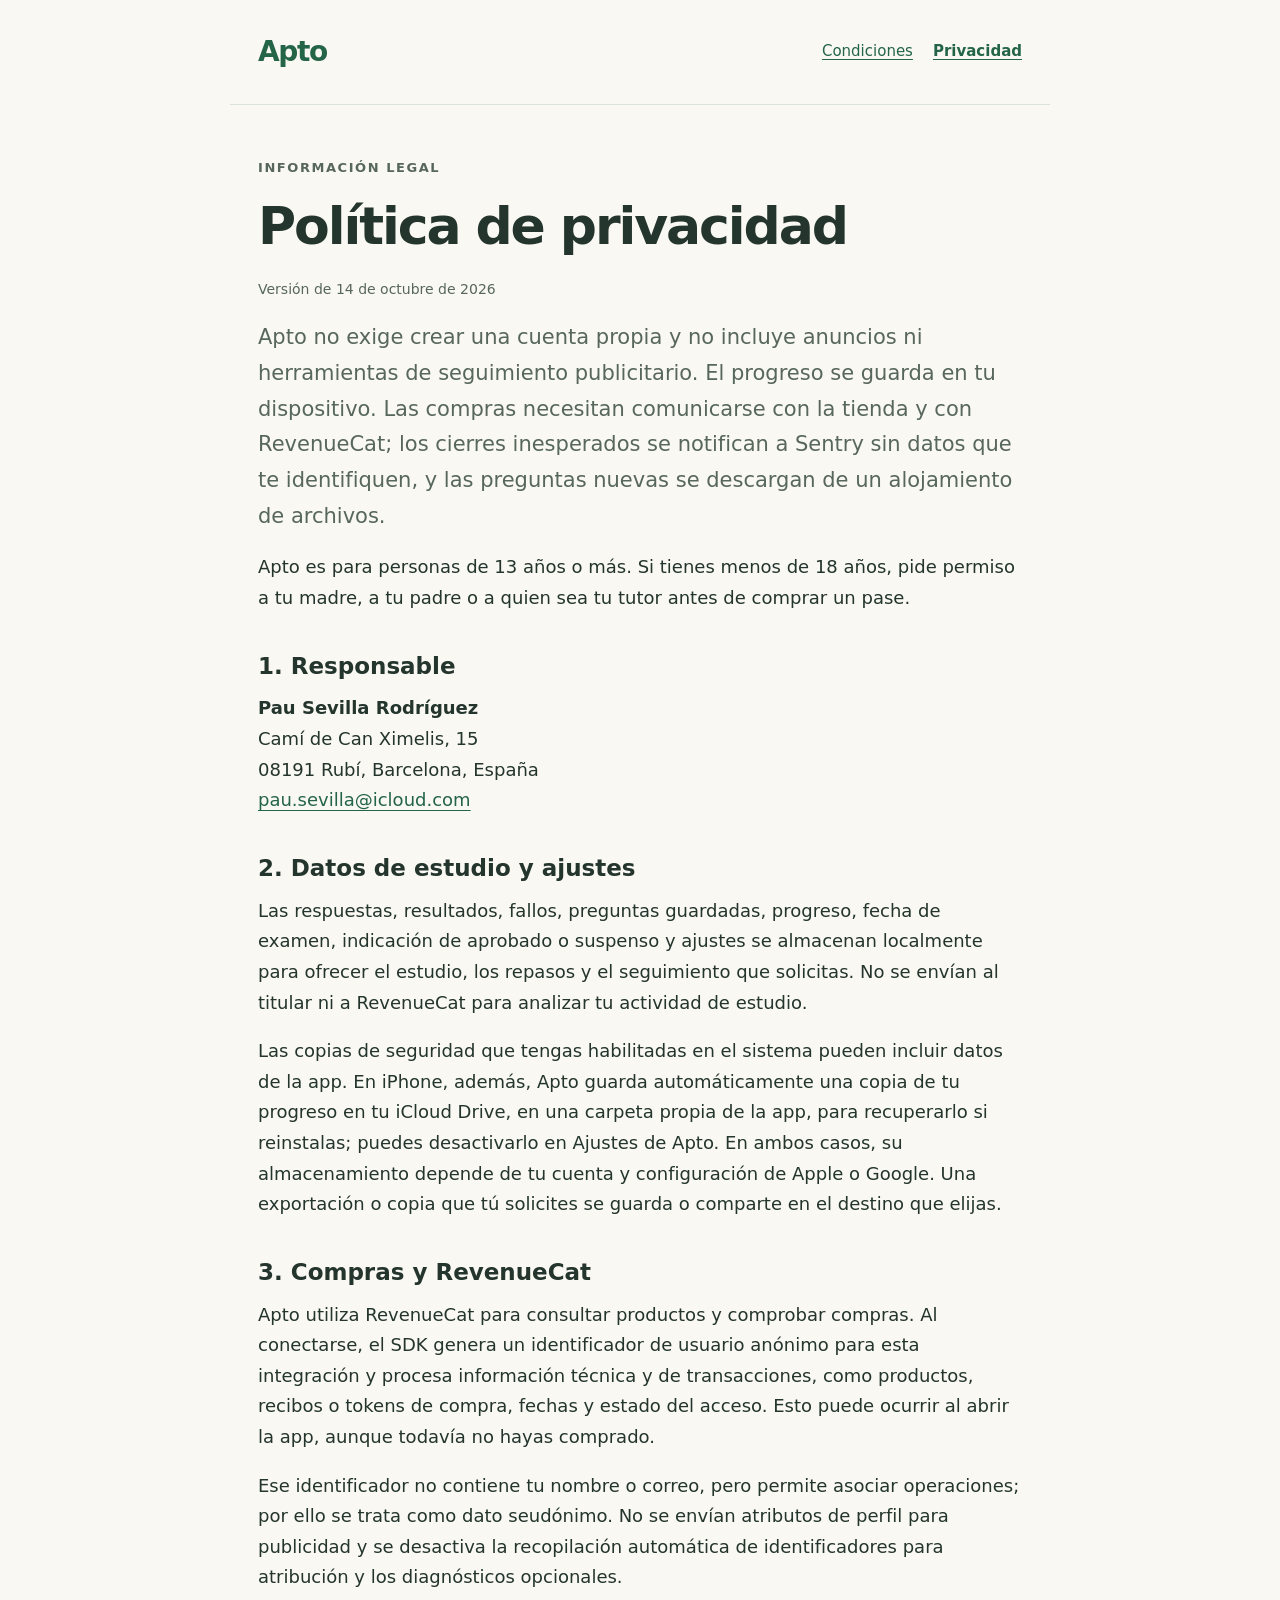
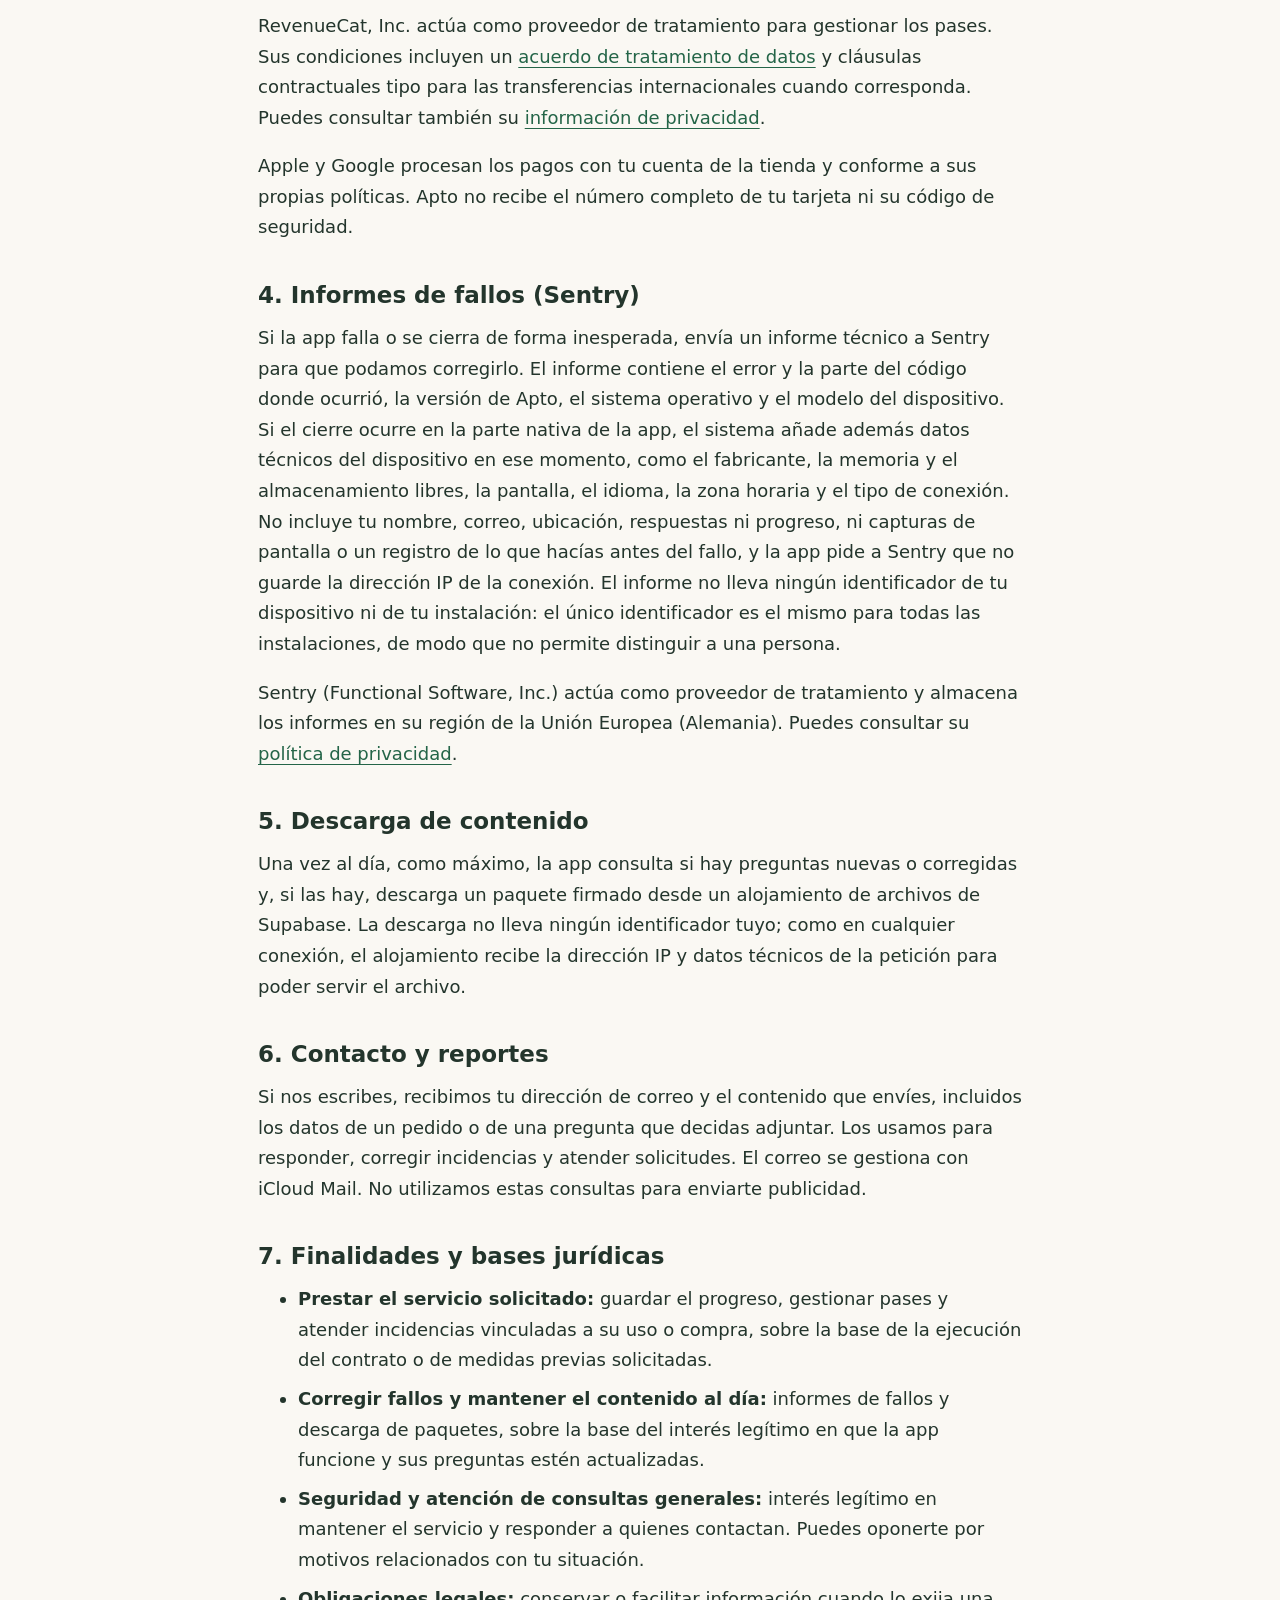
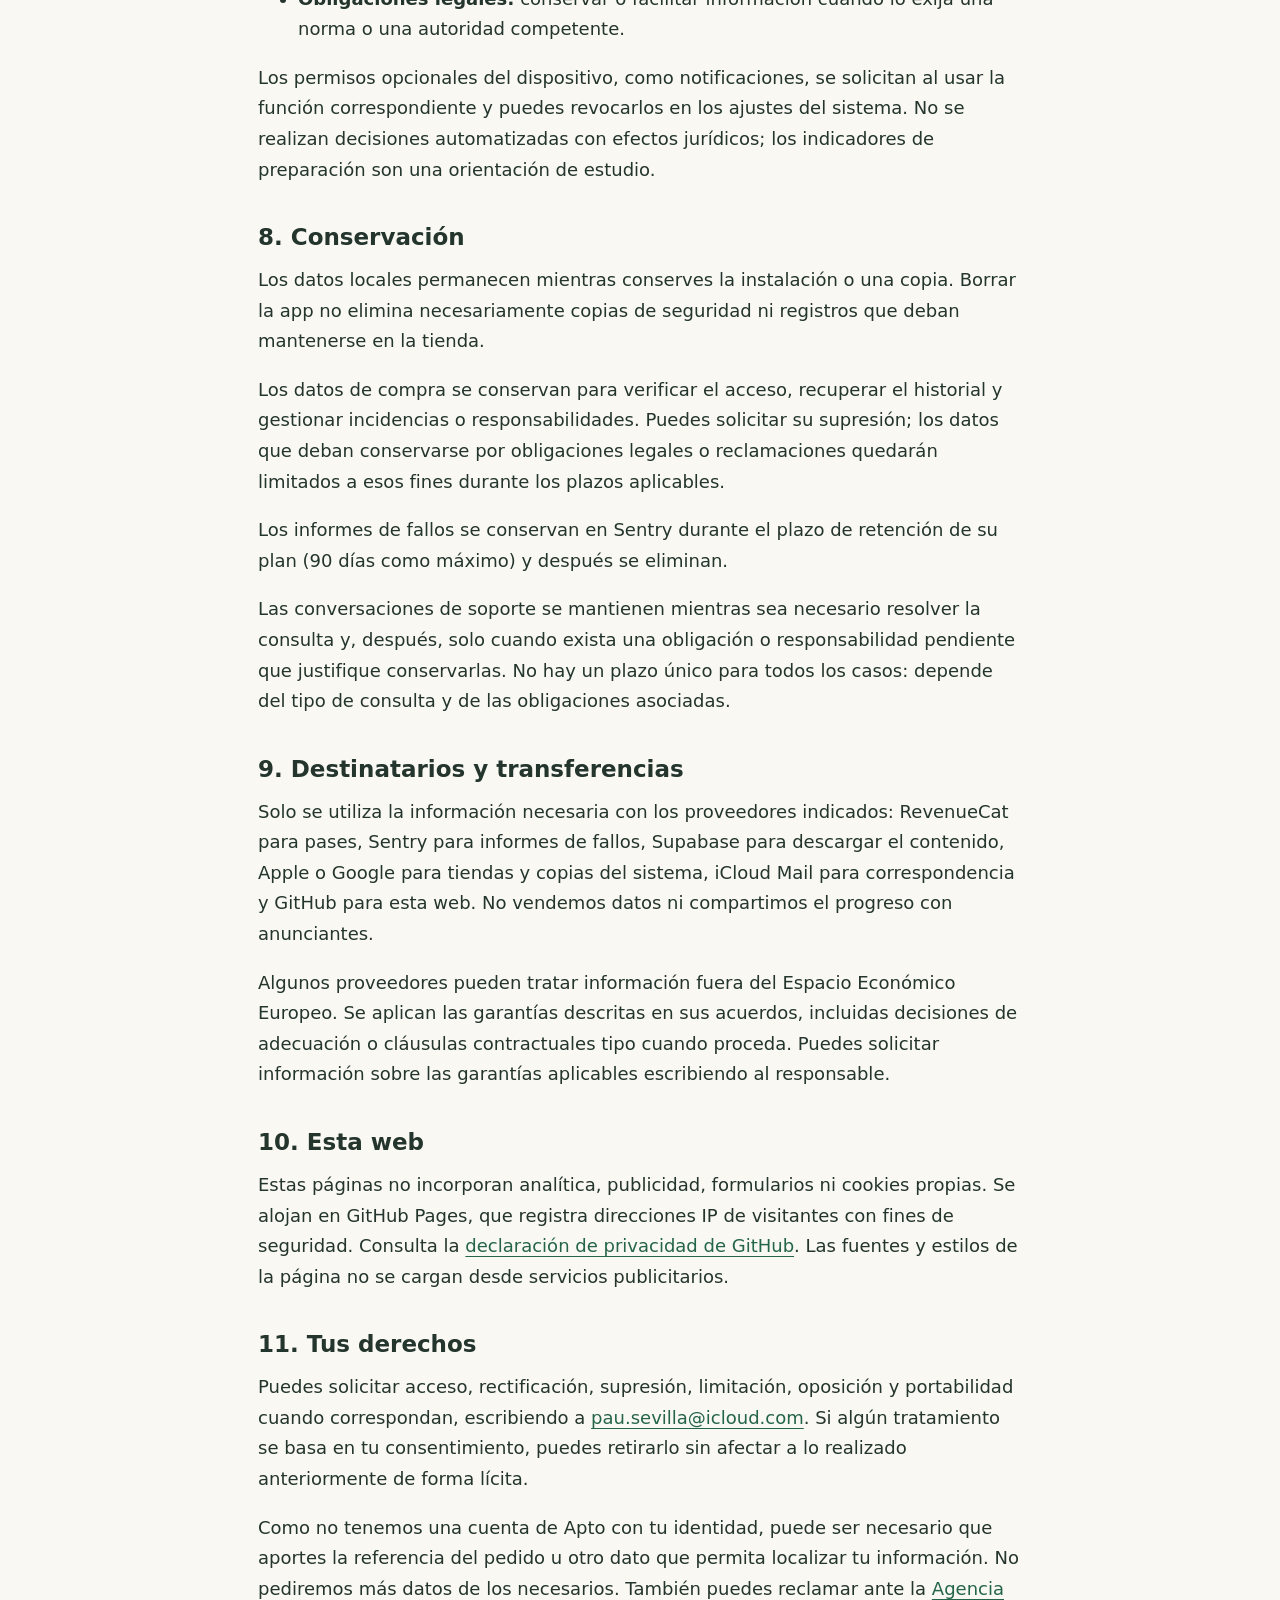
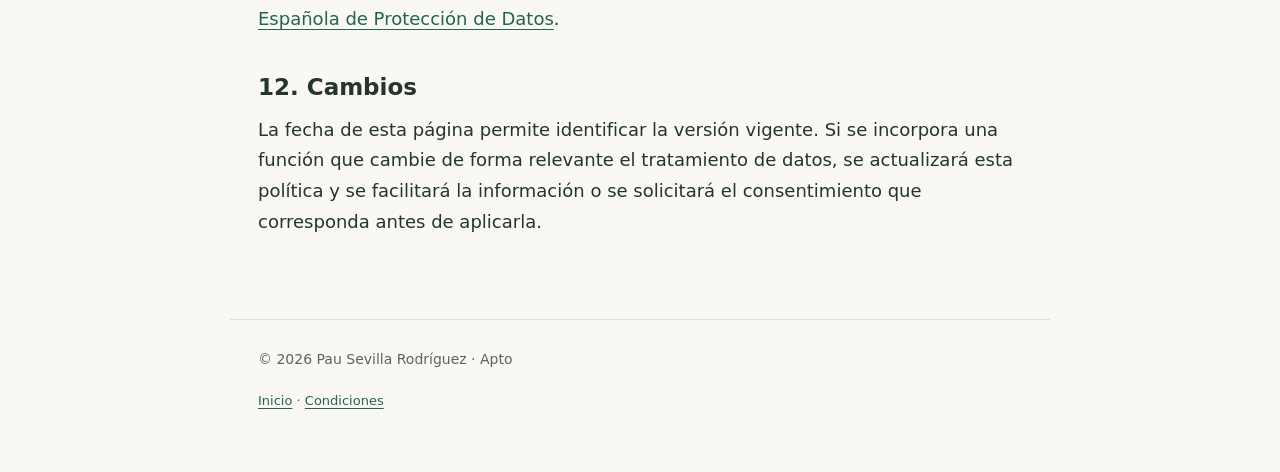
<file: privacidad.html>
<!doctype html>
<html lang="es">
<head>
  <meta charset="utf-8">
  <meta name="viewport" content="width=device-width, initial-scale=1">
  <meta name="description" content="Política de privacidad de Apto: datos locales de estudio, RevenueCat, informes de fallos, descargas de contenido, tiendas, contacto y derechos.">
  <title>Política de privacidad · Apto</title>
  <link rel="stylesheet" href="estilos.css">
</head>
<body>
  <a class="skip" href="#contenido">Ir al contenido</a>
  <header><a class="brand" href="index.html">Apto</a><nav aria-label="Información legal"><a href="condiciones.html">Condiciones</a><a href="privacidad.html" aria-current="page">Privacidad</a></nav></header>
  <main id="contenido">
    <p class="eyebrow">Información legal</p>
    <h1>Política de privacidad</h1>
    <p class="date">Versión de 14 de octubre de 2026</p>
    <p class="intro">Apto no exige crear una cuenta propia y no incluye anuncios ni herramientas de seguimiento publicitario. El progreso se guarda en tu dispositivo. Las compras necesitan comunicarse con la tienda y con RevenueCat; los cierres inesperados se notifican a Sentry sin datos que te identifiquen, y las preguntas nuevas se descargan de un alojamiento de archivos.</p>
    <p>Apto es para personas de 13 años o más. Si tienes menos de 18 años, pide permiso a tu madre, a tu padre o a quien sea tu tutor antes de comprar un pase.</p>
    <h2>1. Responsable</h2>
    <address><strong>Pau Sevilla Rodríguez</strong><br>Camí de Can Ximelis, 15<br>08191 Rubí, Barcelona, España<br><a href="mailto:pau.sevilla@icloud.com">pau.sevilla@icloud.com</a></address>
    <h2>2. Datos de estudio y ajustes</h2>
    <p>Las respuestas, resultados, fallos, preguntas guardadas, progreso, fecha de examen, indicación de aprobado o suspenso y ajustes se almacenan localmente para ofrecer el estudio, los repasos y el seguimiento que solicitas. No se envían al titular ni a RevenueCat para analizar tu actividad de estudio.</p>
    <p>Las copias de seguridad que tengas habilitadas en el sistema pueden incluir datos de la app. En iPhone, además, Apto guarda automáticamente una copia de tu progreso en tu iCloud Drive, en una carpeta propia de la app, para recuperarlo si reinstalas; puedes desactivarlo en Ajustes de Apto. En ambos casos, su almacenamiento depende de tu cuenta y configuración de Apple o Google. Una exportación o copia que tú solicites se guarda o comparte en el destino que elijas.</p>
    <h2>3. Compras y RevenueCat</h2>
    <p>Apto utiliza RevenueCat para consultar productos y comprobar compras. Al conectarse, el SDK genera un identificador de usuario anónimo para esta integración y procesa información técnica y de transacciones, como productos, recibos o tokens de compra, fechas y estado del acceso. Esto puede ocurrir al abrir la app, aunque todavía no hayas comprado.</p>
    <p>Ese identificador no contiene tu nombre o correo, pero permite asociar operaciones; por ello se trata como dato seudónimo. No se envían atributos de perfil para publicidad y se desactiva la recopilación automática de identificadores para atribución y los diagnósticos opcionales.</p>
    <p>RevenueCat, Inc. actúa como proveedor de tratamiento para gestionar los pases. Sus condiciones incluyen un <a href="https://www.revenuecat.com/dpa">acuerdo de tratamiento de datos</a> y cláusulas contractuales tipo para las transferencias internacionales cuando corresponda. Puedes consultar también su <a href="https://www.revenuecat.com/privacy">información de privacidad</a>.</p>
    <p>Apple y Google procesan los pagos con tu cuenta de la tienda y conforme a sus propias políticas. Apto no recibe el número completo de tu tarjeta ni su código de seguridad.</p>
    <h2>4. Informes de fallos (Sentry)</h2>
    <p>Si la app falla o se cierra de forma inesperada, envía un informe técnico a Sentry para que podamos corregirlo. El informe contiene el error y la parte del código donde ocurrió, la versión de Apto, el sistema operativo y el modelo del dispositivo. Si el cierre ocurre en la parte nativa de la app, el sistema añade además datos técnicos del dispositivo en ese momento, como el fabricante, la memoria y el almacenamiento libres, la pantalla, el idioma, la zona horaria y el tipo de conexión. No incluye tu nombre, correo, ubicación, respuestas ni progreso, ni capturas de pantalla o un registro de lo que hacías antes del fallo, y la app pide a Sentry que no guarde la dirección IP de la conexión. El informe no lleva ningún identificador de tu dispositivo ni de tu instalación: el único identificador es el mismo para todas las instalaciones, de modo que no permite distinguir a una persona.</p>
    <p>Sentry (Functional Software, Inc.) actúa como proveedor de tratamiento y almacena los informes en su región de la Unión Europea (Alemania). Puedes consultar su <a href="https://sentry.io/privacy/">política de privacidad</a>.</p>
    <h2>5. Descarga de contenido</h2>
    <p>Una vez al día, como máximo, la app consulta si hay preguntas nuevas o corregidas y, si las hay, descarga un paquete firmado desde un alojamiento de archivos de Supabase. La descarga no lleva ningún identificador tuyo; como en cualquier conexión, el alojamiento recibe la dirección IP y datos técnicos de la petición para poder servir el archivo.</p>
    <h2>6. Contacto y reportes</h2>
    <p>Si nos escribes, recibimos tu dirección de correo y el contenido que envíes, incluidos los datos de un pedido o de una pregunta que decidas adjuntar. Los usamos para responder, corregir incidencias y atender solicitudes. El correo se gestiona con iCloud Mail. No utilizamos estas consultas para enviarte publicidad.</p>
    <h2>7. Finalidades y bases jurídicas</h2>
    <ul><li><strong>Prestar el servicio solicitado:</strong> guardar el progreso, gestionar pases y atender incidencias vinculadas a su uso o compra, sobre la base de la ejecución del contrato o de medidas previas solicitadas.</li><li><strong>Corregir fallos y mantener el contenido al día:</strong> informes de fallos y descarga de paquetes, sobre la base del interés legítimo en que la app funcione y sus preguntas estén actualizadas.</li><li><strong>Seguridad y atención de consultas generales:</strong> interés legítimo en mantener el servicio y responder a quienes contactan. Puedes oponerte por motivos relacionados con tu situación.</li><li><strong>Obligaciones legales:</strong> conservar o facilitar información cuando lo exija una norma o una autoridad competente.</li></ul>
    <p>Los permisos opcionales del dispositivo, como notificaciones, se solicitan al usar la función correspondiente y puedes revocarlos en los ajustes del sistema. No se realizan decisiones automatizadas con efectos jurídicos; los indicadores de preparación son una orientación de estudio.</p>
    <h2>8. Conservación</h2>
    <p>Los datos locales permanecen mientras conserves la instalación o una copia. Borrar la app no elimina necesariamente copias de seguridad ni registros que deban mantenerse en la tienda.</p>
    <p>Los datos de compra se conservan para verificar el acceso, recuperar el historial y gestionar incidencias o responsabilidades. Puedes solicitar su supresión; los datos que deban conservarse por obligaciones legales o reclamaciones quedarán limitados a esos fines durante los plazos aplicables.</p>
    <p>Los informes de fallos se conservan en Sentry durante el plazo de retención de su plan (90 días como máximo) y después se eliminan.</p>
    <p>Las conversaciones de soporte se mantienen mientras sea necesario resolver la consulta y, después, solo cuando exista una obligación o responsabilidad pendiente que justifique conservarlas. No hay un plazo único para todos los casos: depende del tipo de consulta y de las obligaciones asociadas.</p>
    <h2>9. Destinatarios y transferencias</h2>
    <p>Solo se utiliza la información necesaria con los proveedores indicados: RevenueCat para pases, Sentry para informes de fallos, Supabase para descargar el contenido, Apple o Google para tiendas y copias del sistema, iCloud Mail para correspondencia y GitHub para esta web. No vendemos datos ni compartimos el progreso con anunciantes.</p>
    <p>Algunos proveedores pueden tratar información fuera del Espacio Económico Europeo. Se aplican las garantías descritas en sus acuerdos, incluidas decisiones de adecuación o cláusulas contractuales tipo cuando proceda. Puedes solicitar información sobre las garantías aplicables escribiendo al responsable.</p>
    <h2>10. Esta web</h2>
    <p>Estas páginas no incorporan analítica, publicidad, formularios ni cookies propias. Se alojan en GitHub Pages, que registra direcciones IP de visitantes con fines de seguridad. Consulta la <a href="https://docs.github.com/en/site-policy/privacy-policies/github-general-privacy-statement">declaración de privacidad de GitHub</a>. Las fuentes y estilos de la página no se cargan desde servicios publicitarios.</p>
    <h2>11. Tus derechos</h2>
    <p>Puedes solicitar acceso, rectificación, supresión, limitación, oposición y portabilidad cuando correspondan, escribiendo a <a href="mailto:pau.sevilla@icloud.com">pau.sevilla@icloud.com</a>. Si algún tratamiento se basa en tu consentimiento, puedes retirarlo sin afectar a lo realizado anteriormente de forma lícita.</p>
    <p>Como no tenemos una cuenta de Apto con tu identidad, puede ser necesario que aportes la referencia del pedido u otro dato que permita localizar tu información. No pediremos más datos de los necesarios. También puedes reclamar ante la <a href="https://www.aepd.es/">Agencia Española de Protección de Datos</a>.</p>
    <h2>12. Cambios</h2>
    <p>La fecha de esta página permite identificar la versión vigente. Si se incorpora una función que cambie de forma relevante el tratamiento de datos, se actualizará esta política y se facilitará la información o se solicitará el consentimiento que corresponda antes de aplicarla.</p>
  </main>
  <footer><p>© 2026 Pau Sevilla Rodríguez · Apto</p><p><a href="index.html">Inicio</a> · <a href="condiciones.html">Condiciones</a></p></footer>
</body>
</html>
</file>
<file: estilos.css>
:root { color-scheme: light dark; --paper: #faf8f3; --ink: #23352c; --muted: #57675c; --line: #dce3d9; --accent: #246548; --card: #fffefa; }
* { box-sizing: border-box; }
body { margin: 0; background: var(--paper); color: var(--ink); font: 18px/1.7 system-ui, sans-serif; }
a { color: var(--accent); text-underline-offset: .2em; overflow-wrap: anywhere; }
a:focus-visible { outline: 3px solid var(--accent); outline-offset: 5px; }
.skip { position: absolute; left: 1rem; top: -100px; background: var(--card); padding: .5rem; }
.skip:focus { top: 1rem; }
header, main, footer { max-width: 820px; margin: auto; padding: 28px 28px; }
header { display: flex; align-items: center; justify-content: space-between; gap: 20px; border-bottom: 1px solid var(--line); }
.brand { font-size: 28px; font-weight: 800; letter-spacing: -.05em; text-decoration: none; }
nav { display: flex; flex-wrap: wrap; gap: 8px 20px; font-size: 15px; }
nav a[aria-current="page"] { font-weight: 700; }
main { padding-top: 52px; padding-bottom: 64px; }
.eyebrow { font-size: 13px; font-weight: 700; text-transform: uppercase; letter-spacing: .12em; color: var(--muted); }
h1 { font-size: clamp(34px, 7vw, 52px); line-height: 1.15; letter-spacing: -.04em; margin: 12px 0 22px; }
h2 { font-size: 23px; line-height: 1.3; margin: 38px 0 12px; }
p, ul { margin: 0 0 18px; }
li { margin-bottom: 8px; }
.intro { font-size: 21px; color: var(--muted); }
.date { font-size: 14px; color: var(--muted); }
.card { display: block; background: var(--card); border: 1px solid var(--line); border-radius: 14px; padding: 24px; margin: 20px 0; text-decoration: none; }
.card strong { display: block; font-size: 23px; margin-bottom: 6px; }
.card span { display: block; color: var(--muted); }
.note { padding: 16px 20px; border-left: 4px solid var(--accent); background: var(--card); }
address { font-style: normal; }
footer { border-top: 1px solid var(--line); color: var(--muted); font-size: 14px; padding-bottom: 42px; }
@media (max-width: 480px) { header, main, footer { padding-left: 20px; padding-right: 20px; } header { align-items: flex-start; flex-direction: column; gap: 8px; } main { padding-top: 36px; } }
@media (prefers-color-scheme: dark) { :root { --paper: #18241e; --ink: #edf2eb; --muted: #b7c6bb; --line: #3a4c40; --accent: #92d5ac; --card: #202f26; } }
@media print { header, nav, footer, .skip { display: none; } body { background: white; color: black; font-size: 11pt; } main { max-width: none; padding: 0; } a { color: inherit; } }

.brand { display: flex; align-items: center; gap: 12px; }
.brand img { border-radius: 10px; }
.hero { margin: 0 0 30px; }
.tiendas { display: flex; flex-wrap: wrap; gap: 12px; margin: 22px 0 10px; }
.tienda { display: inline-block; background: var(--accent); color: #fff; font-weight: 700; text-decoration: none; padding: 14px 22px; border-radius: 12px; }
.pares { display: grid; gap: 12px; margin: 16px 0 30px; }
.par { display: grid; grid-template-columns: 1fr 1fr; background: var(--card); border: 1px solid var(--line); border-radius: 14px; overflow: hidden; }
.par p { margin: 0; padding: 16px 18px; font-size: 17px; line-height: 1.5; }
.hoy { color: var(--muted); }
.hoy::before { content: "Otras apps"; display: block; font-size: 12px; font-weight: 700; letter-spacing: .12em; text-transform: uppercase; margin-bottom: 6px; }
.con { background: #e9f4ed; font-weight: 600; }
.con::before { content: "Con Apto"; display: block; font-size: 12px; font-weight: 700; letter-spacing: .12em; text-transform: uppercase; color: var(--accent); margin-bottom: 6px; }
.capturas { display: grid; grid-template-columns: repeat(3, 1fr); gap: 14px; margin: 30px 0; }
.capturas img { width: 100%; height: auto; border-radius: 14px; border: 1px solid var(--line); }
.planes, .datos { width: 100%; border-collapse: collapse; font-size: 16px; margin: 10px 0 14px; }
.planes th, .planes td, .datos th, .datos td { text-align: left; vertical-align: top; padding: 10px 12px 10px 0; border-bottom: 1px solid var(--line); }
.planes th { border-bottom: 2px solid var(--accent); }
.datos th { width: 34%; color: var(--muted); font-weight: 600; }
.nota { font-size: 15px; color: var(--muted); }
.faq details { background: var(--card); border: 1px solid var(--line); border-radius: 12px; padding: 14px 18px; margin: 0 0 10px; }
.faq summary { cursor: pointer; font-weight: 700; }
.faq details p { margin: 10px 0 0; color: var(--muted); }
.migas { font-size: 14px; color: var(--muted); margin: 0 0 16px; }
footer p:last-child { font-size: 13px; }
@media (max-width: 720px) { .par { grid-template-columns: 1fr; } .capturas { grid-template-columns: 1fr; max-width: 340px; } }
@media (prefers-color-scheme: dark) { .con { background: #23392c; } .tienda { color: #10251a; } }
</file>
